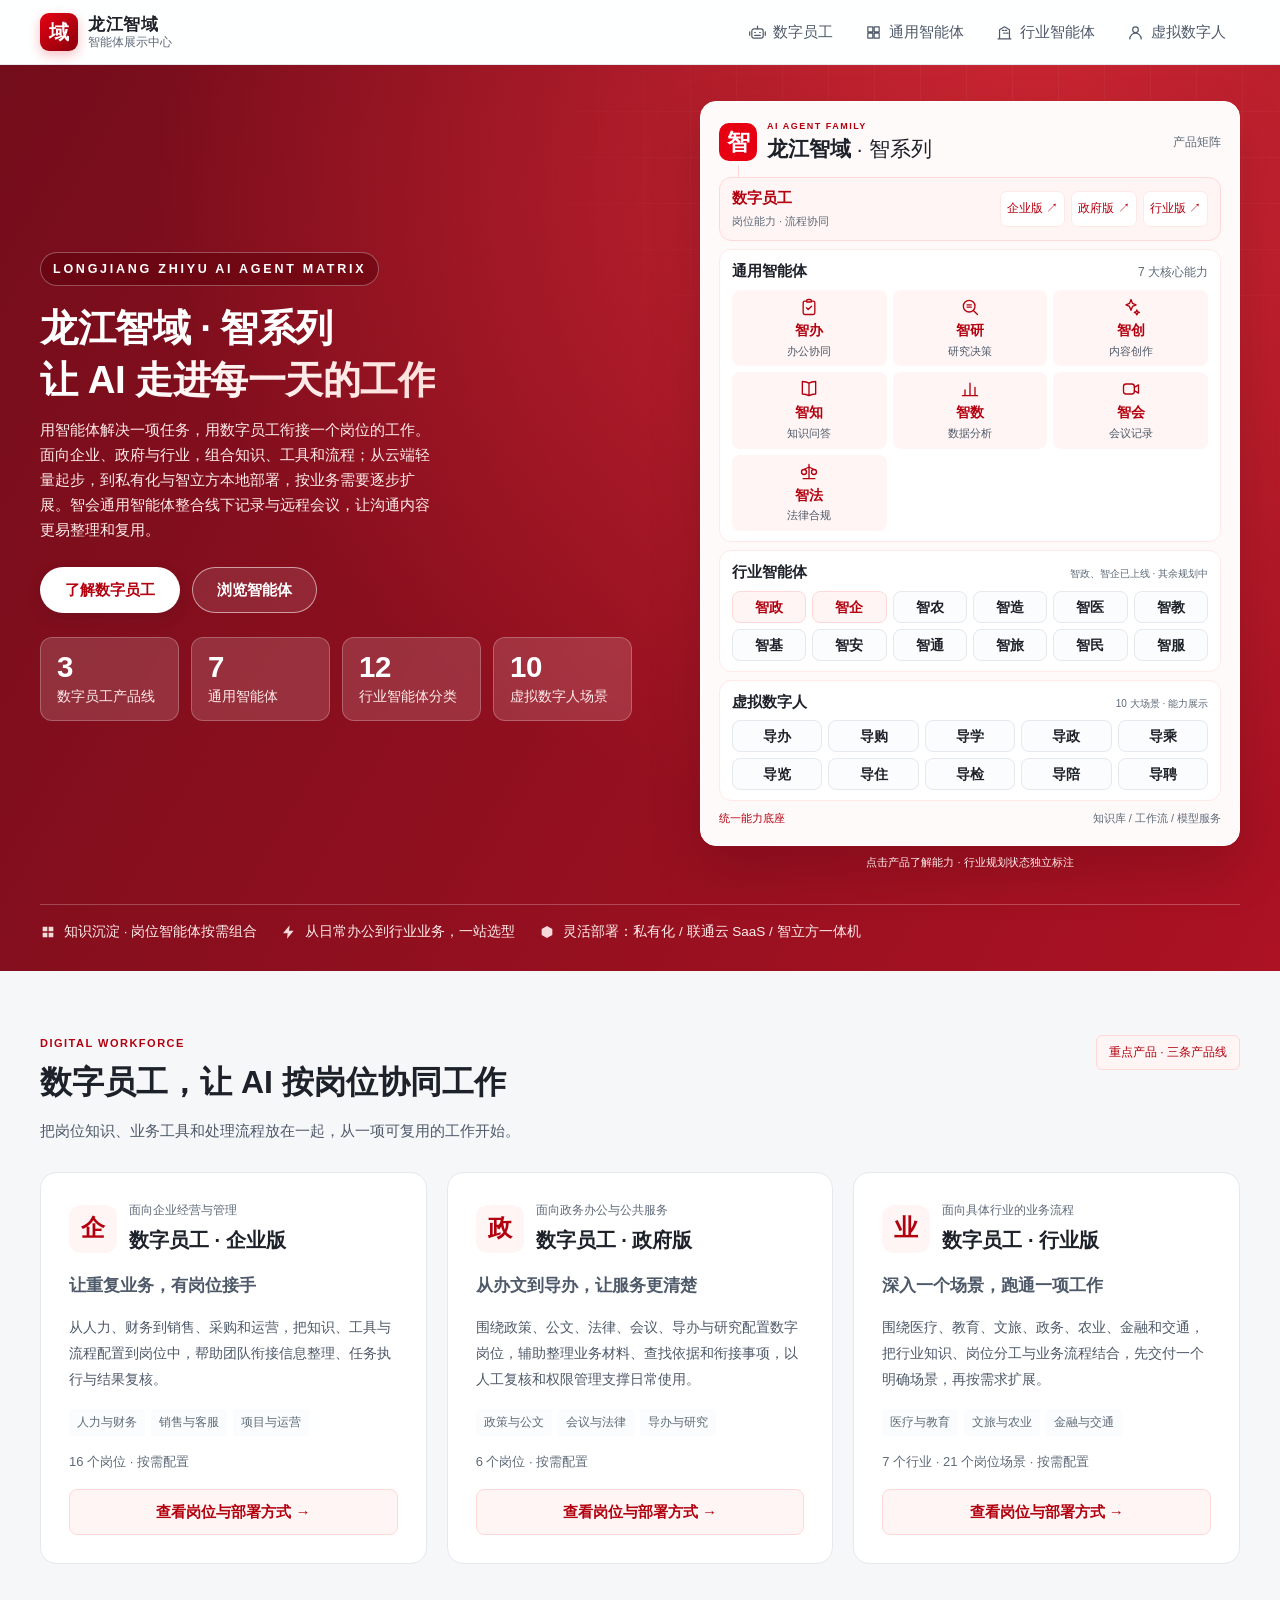
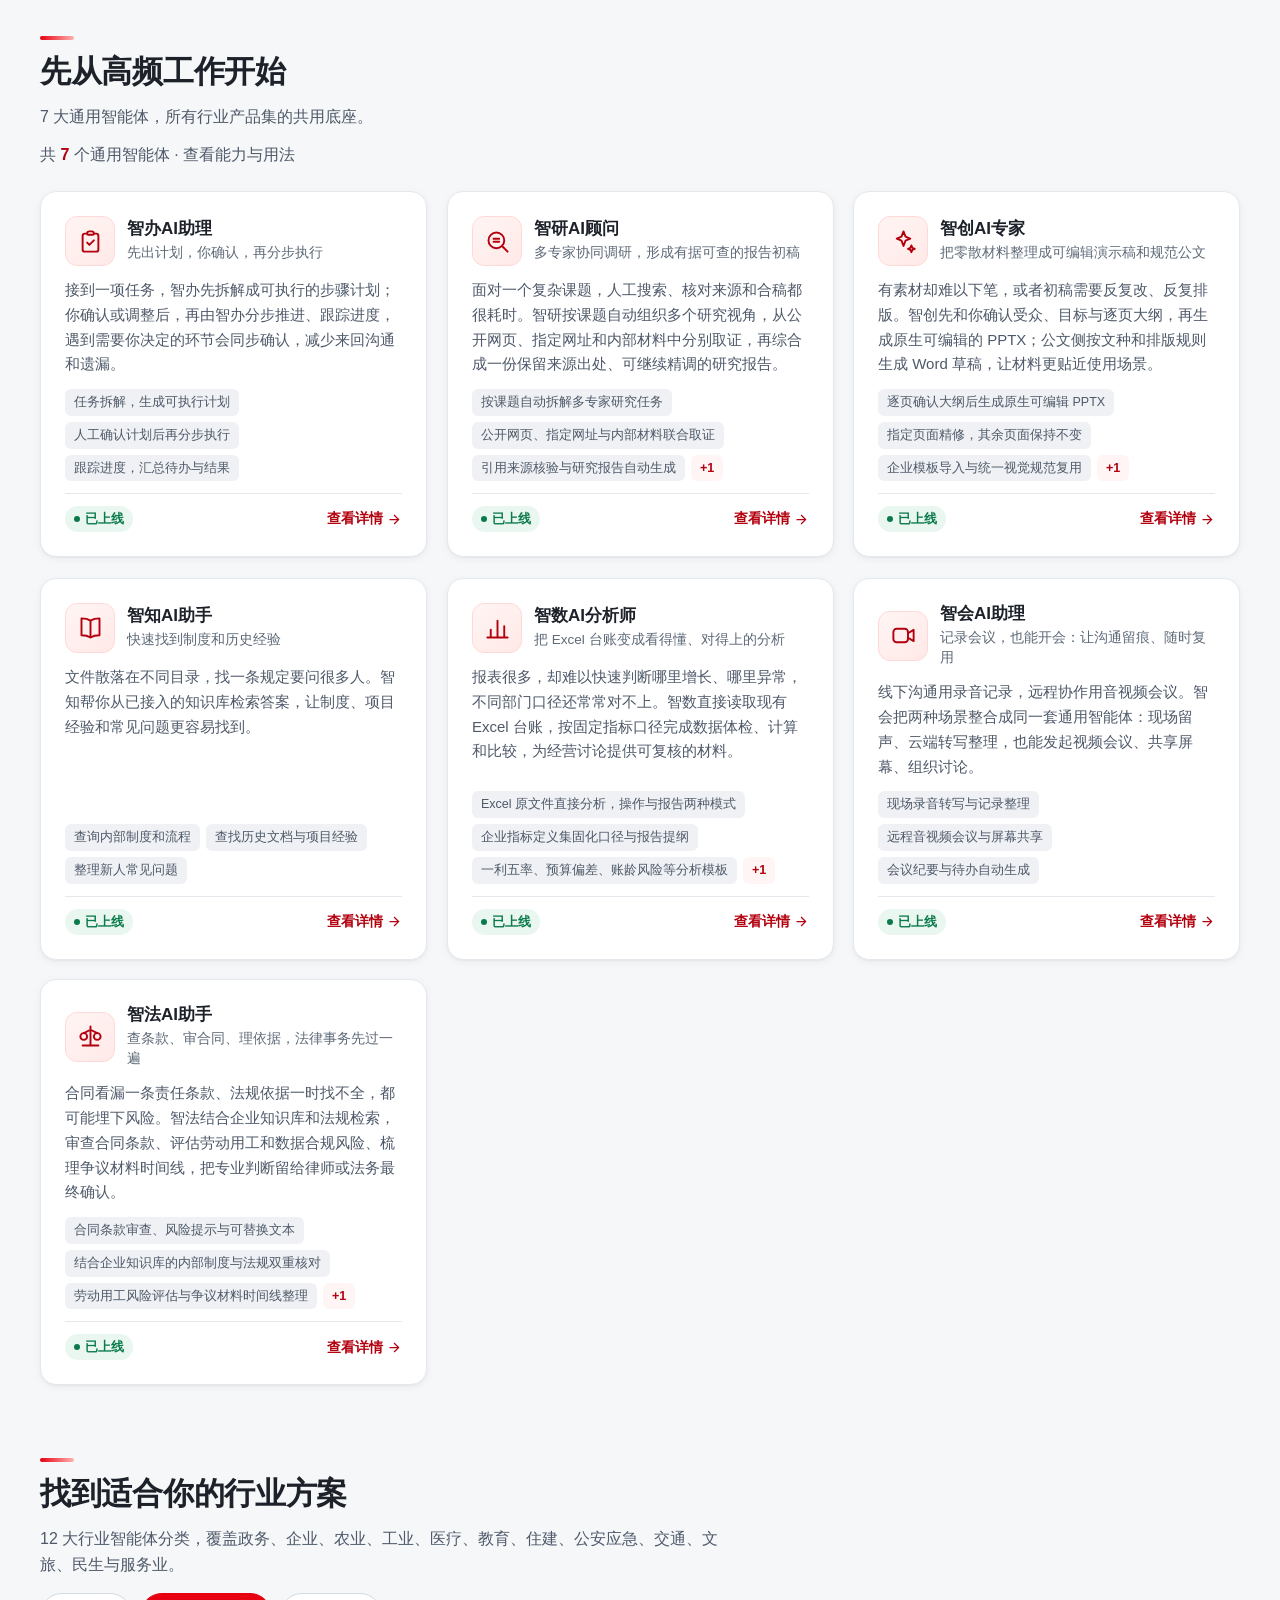
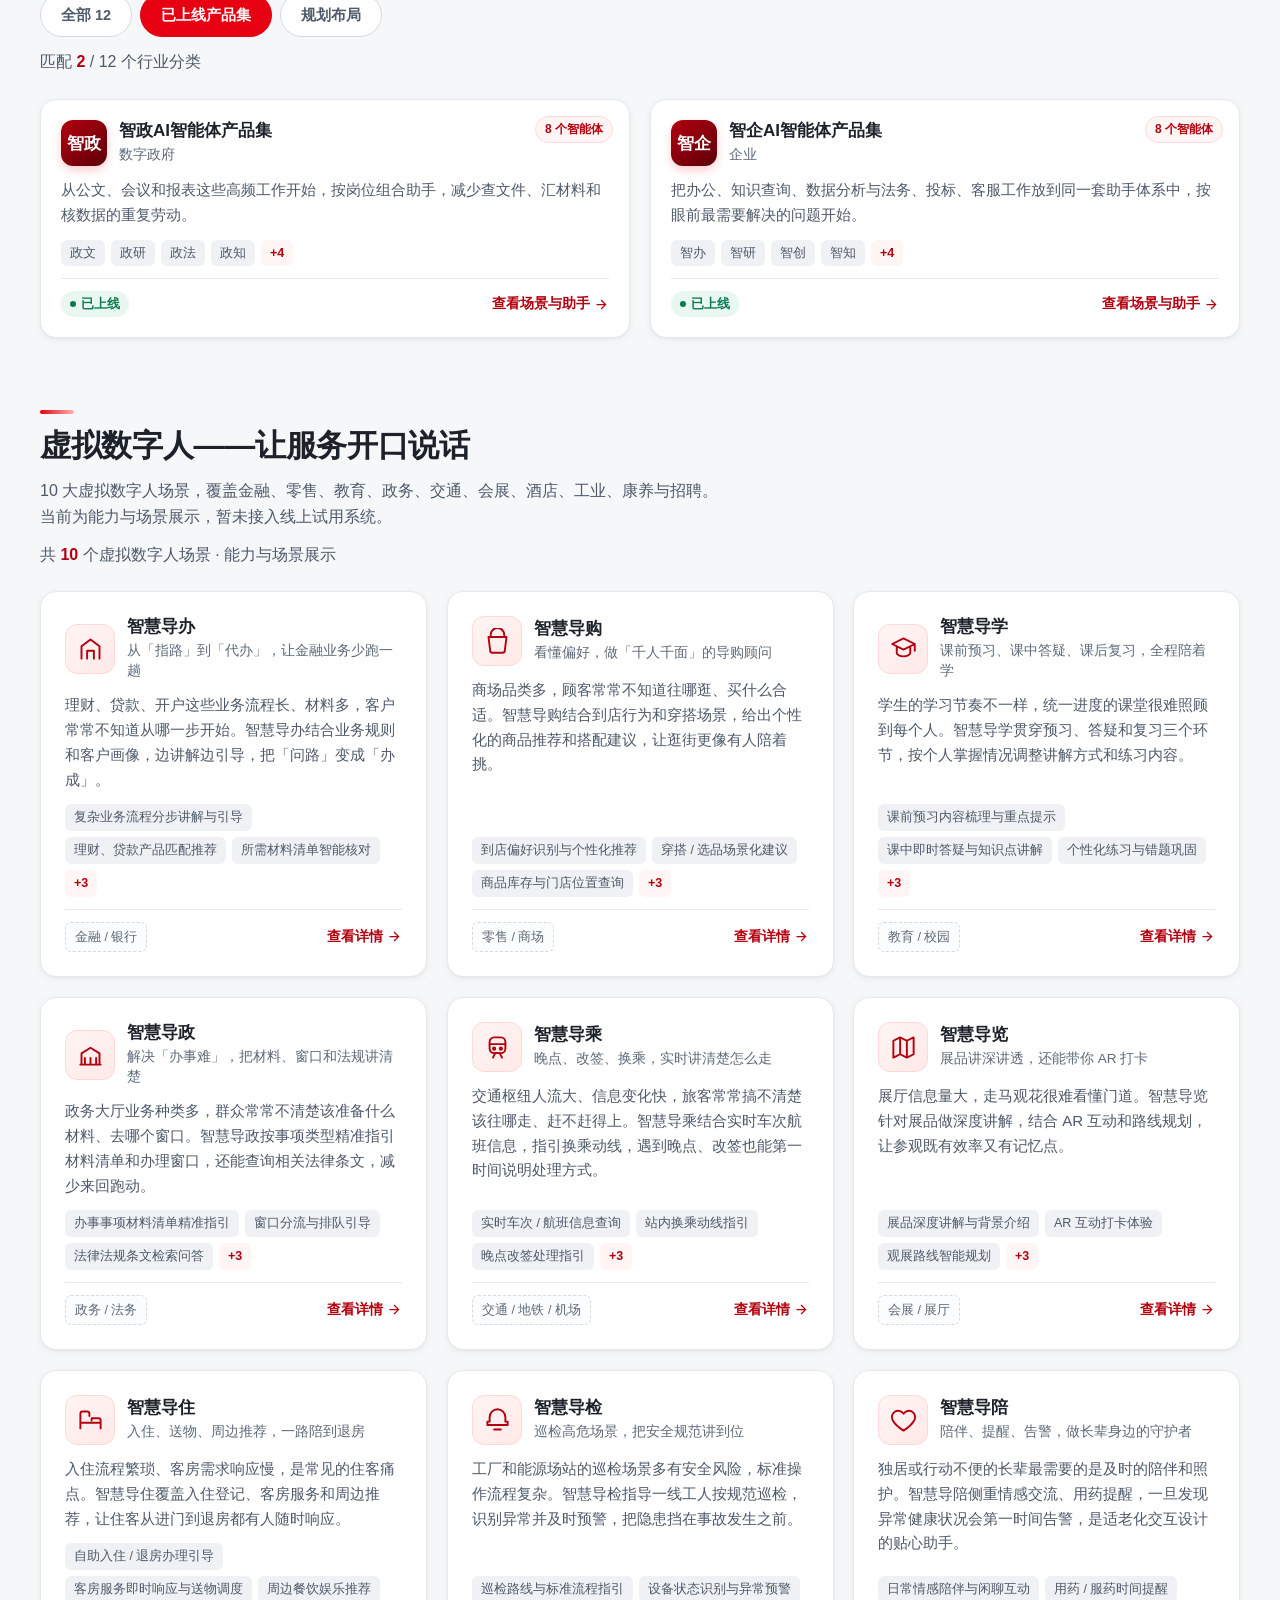
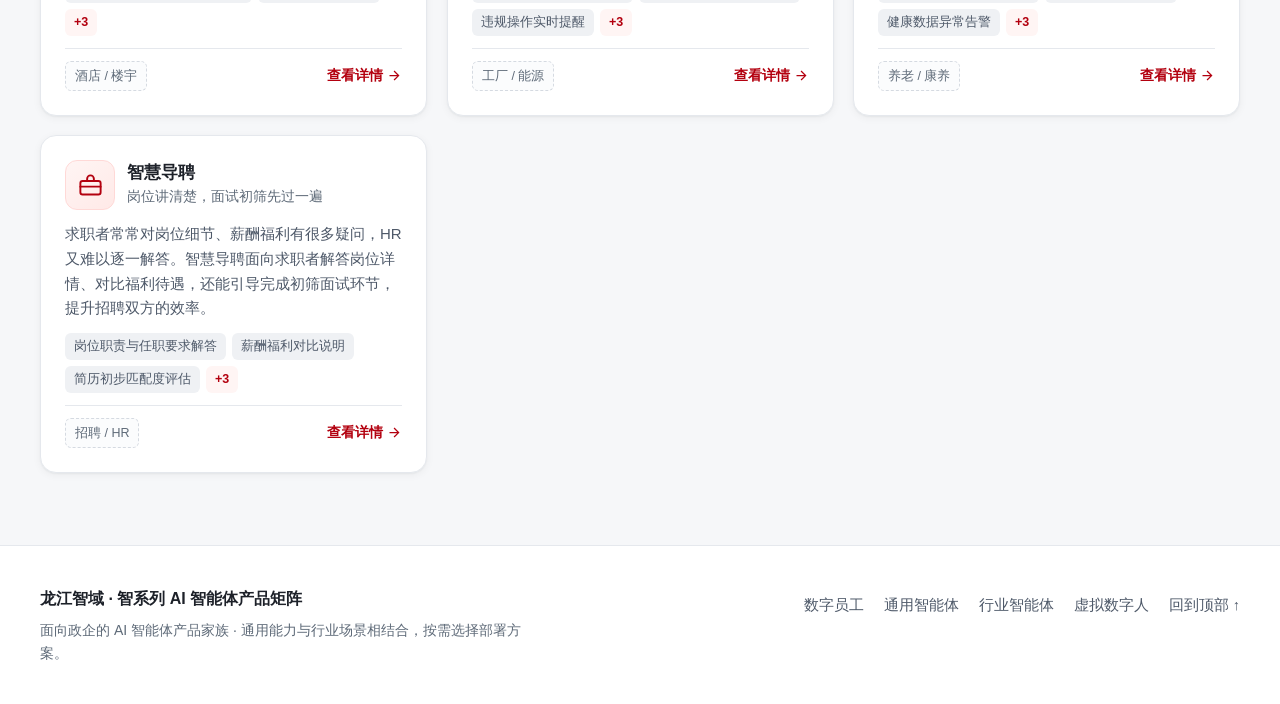
<file: index.html>
<!DOCTYPE html>
<html lang="zh-CN">
<head>
<meta charset="UTF-8" />
<meta name="viewport" content="width=device-width, initial-scale=1" />
<title>龙江智域 · 智能体与数字员工展示中心</title>
<meta name="description" content="龙江智域展示中心：企业、政府、行业三条数字员工产品线，7 大通用智能体与12大行业智能体，按需选择云端或本地部署。" />
<link rel="icon" href="data:image/svg+xml,%3Csvg xmlns='http://www.w3.org/2000/svg' viewBox='0 0 32 32'%3E%3Crect width='32' height='32' rx='7' fill='%23E60012'/%3E%3Ctext x='16' y='23' font-size='19' text-anchor='middle' fill='%23fff' font-family='sans-serif'%3E智%3C/text%3E%3C/svg%3E" />
<link rel="stylesheet" href="assets/styles.css" />
</head>
<body>
<div id="top" aria-hidden="true"></div>

<a class="skip-link" href="#main">跳到主要内容</a>

<!-- ===== 顶部导航 ===== -->
<header class="topbar">
  <div class="wrap topbar-inner">
    <a class="logo" href="#top">
      <span class="logo-mark">域</span>
      <span class="logo-text">
        <b>龙江智域</b>
        <i>智能体展示中心</i>
      </span>
    </a>

    <nav class="nav" id="nav">
      <a href="#employees" class="nav-link"><svg viewBox="0 0 24 24" aria-hidden="true"><rect x="4" y="7" width="16" height="13" rx="3"/><path d="M12 3v4M8 12h1m6 0h1m-8 4h8M1 11v5m22-5v5"/></svg>数字员工</a>
      <a href="#general" class="nav-link">
        <svg viewBox="0 0 24 24" aria-hidden="true"><path d="M4 4h7v7H4zm9 0h7v7h-7zM4 13h7v7H4zm9 0h7v7h-7z"/></svg>通用智能体</a>
      <a href="#industry" class="nav-link">
        <svg viewBox="0 0 24 24" aria-hidden="true"><path d="M3 21h18M5 21V8l7-4 7 4v13M9 9h2m2 0h2m-4 4h2m2 0h2"/></svg>行业智能体</a>
      <a href="#humans" class="nav-link">
        <svg viewBox="0 0 24 24" aria-hidden="true"><circle cx="12" cy="8" r="4"/><path d="M4 21c0-4.4 3.6-8 8-8s8 3.6 8 8"/></svg>虚拟数字人</a>
    </nav>

    <p class="sr-only" id="result-status" role="status" aria-live="polite"></p>
  </div>
</header>

<main id="main">

<!-- ===== Hero ===== -->
<section class="hero">
  <div class="hero-bg" aria-hidden="true"></div>
  <div class="wrap hero-inner">
    <div class="hero-copy">
      <p class="eyebrow">LONGJIANG ZHIYU AI AGENT MATRIX</p>
      <h1>龙江智域 · 智系列<br /><span class="hl">让 AI 走进每一天的工作</span></h1>
      <p class="lede">用智能体解决一项任务，用数字员工衔接一个岗位的工作。面向企业、政府与行业，组合知识、工具和流程；从云端轻量起步，到私有化与智立方本地部署，按业务需要逐步扩展。智会通用智能体整合线下记录与远程会议，让沟通内容更易整理和复用。</p>

      <div class="hero-actions">
        <a class="btn btn-light" href="#employees">了解数字员工</a>
        <a class="btn btn-ghost" href="#general">浏览智能体</a>
      </div>

      <div class="stats" id="stats"></div>
    </div>

    <figure class="hero-visual" aria-label="龙江智域智系列产品矩阵">
      <div id="hero-matrix"></div>
      <figcaption class="hero-legend">点击产品了解能力 · 行业规划状态独立标注</figcaption>
    </figure>

    <ul class="hero-proof">
      <li><svg viewBox="0 0 24 24" aria-hidden="true"><path d="M4 4h7v7H4zm9 0h7v7h-7zM4 13h7v7H4zm9 0h7v7h-7z"/></svg>知识沉淀 · 岗位智能体按需组合</li>
      <li><svg viewBox="0 0 24 24" aria-hidden="true"><path d="M13 2 3 14h7l-1 8 10-12h-7z"/></svg>从日常办公到行业业务，一站选型</li>
      <li><svg viewBox="0 0 24 24" aria-hidden="true"><path d="M12 3l8 4.5v9L12 21l-8-4.5v-9z"/></svg>灵活部署：私有化 / 联通云 SaaS / 智立方一体机</li>
    </ul>
  </div>
</section>

<section class="wrap section employee-feature" id="employees">
  <div class="employee-feature-head"><div><p class="section-kicker">DIGITAL WORKFORCE</p><h2>数字员工，让 AI 按岗位协同工作</h2><p>把岗位知识、业务工具和处理流程放在一起，从一项可复用的工作开始。</p></div><span class="employee-feature-label">重点产品 · 三条产品线</span></div>
  <div class="employee-line-grid" id="employee-lines"></div>
</section>

<!-- ===== 通用智能体 ===== -->
<section class="wrap section" id="general">
  <div class="sec-head">
    <h2>先从高频工作开始</h2>
    <p>7 大通用智能体，所有行业产品集的共用底座。</p>
    <p class="sec-count" id="count-general"></p>
  </div>
  <div class="grid" id="general-grid"></div>
</section>

<!-- ===== 行业智能体 ===== -->
<section class="wrap section" id="industry">
  <div class="sec-head">
    <h2>找到适合你的行业方案</h2>
    <p>12 大行业智能体分类，覆盖政务、企业、农业、工业、医疗、教育、住建、公安应急、交通、文旅、民生与服务业。</p>
    <div class="filters" id="industry-filters">
      <button class="chip" data-filter="all" aria-pressed="false" type="button">全部 12</button>
      <button class="chip is-active" data-filter="online" aria-pressed="true" type="button">已上线产品集</button>
      <button class="chip" data-filter="plan" aria-pressed="false" type="button">规划布局</button>
    </div>
    <p class="sec-count" id="count-industry"></p>
  </div>
  <div class="grid grid-set" id="industry-grid"></div>
</section>

<!-- ===== 虚拟数字人 ===== -->
<section class="wrap section" id="humans">
  <div class="sec-head">
    <h2>虚拟数字人——让服务开口说话</h2>
    <p>10 大虚拟数字人场景，覆盖金融、零售、教育、政务、交通、会展、酒店、工业、康养与招聘。当前为能力与场景展示，暂未接入线上试用系统。</p>
    <p class="sec-count" id="count-humans"></p>
  </div>
  <div class="grid" id="humans-grid"></div>
</section>

<!-- ===== 空结果提示（筛选无结果时出现） ===== -->
<div class="wrap empty" id="empty" hidden>
  <p>当前筛选条件下没有可展示的行业分类。</p>
  <button class="btn btn-red" id="empty-reset" type="button">查看全部行业分类</button>
</div>

</main>

<!-- ===== Footer ===== -->
<footer class="footer">
  <div class="wrap footer-inner">
    <div>
      <b>龙江智域 · 智系列 AI 智能体产品矩阵</b>
      <p>面向政企的 AI 智能体产品家族 · 通用能力与行业场景相结合，按需选择部署方案。</p>
    </div>
    <div class="footer-links">
      <a href="#employees">数字员工</a>
      <a href="#general">通用智能体</a>
      <a href="#industry">行业智能体</a>
      <a href="#humans">虚拟数字人</a>
      <a href="#top">回到顶部 ↑</a>
    </div>
  </div>
</footer>

<script src="assets/data.js"></script>
<script src="assets/employees-data.js"></script>
<script src="assets/humans-data.js"></script>
<script src="assets/app.js"></script>
</body>
</html>
</file>
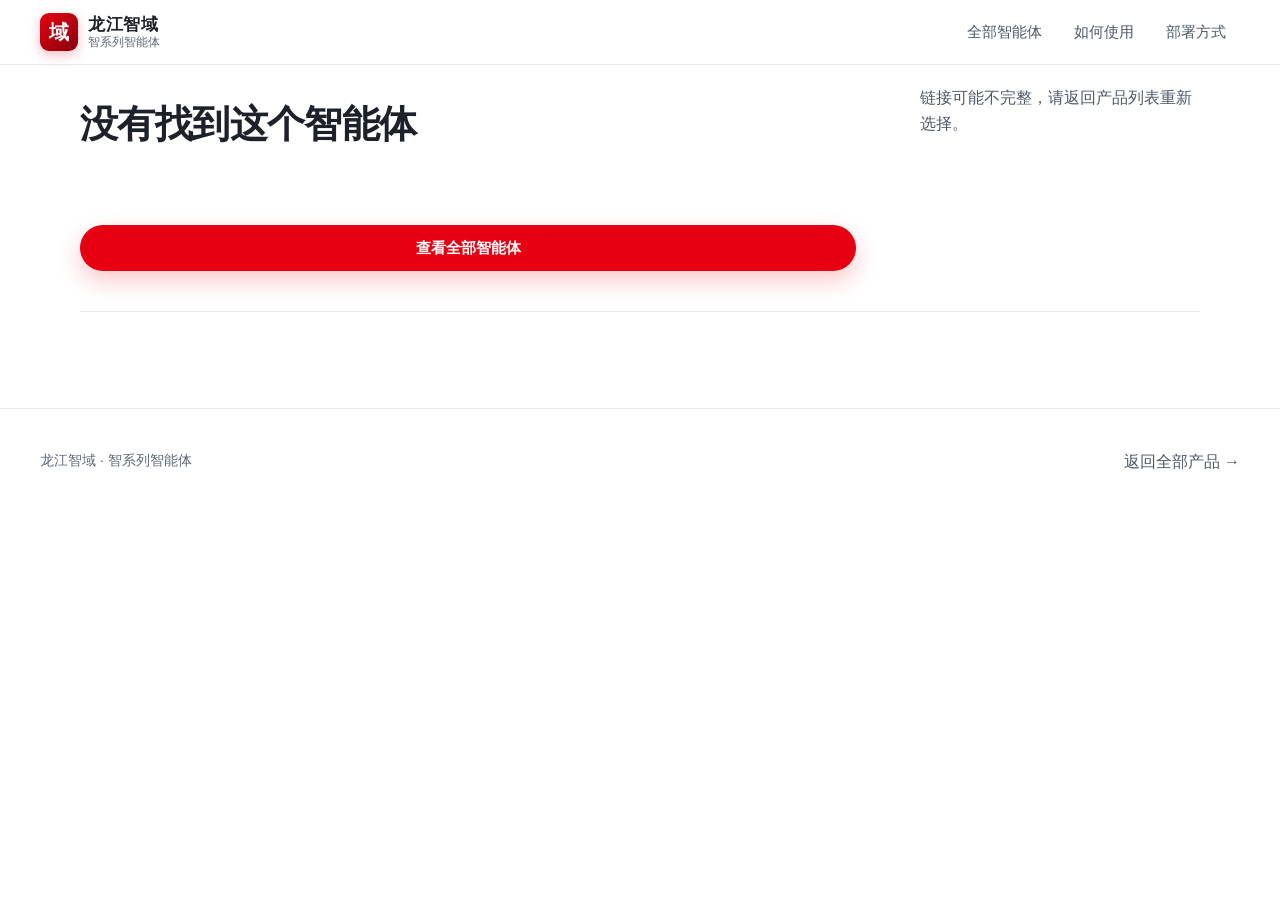
<file: detail.html>
<!DOCTYPE html>
<html lang="zh-CN">
<head>
<meta charset="UTF-8"><meta name="viewport" content="width=device-width, initial-scale=1">
<title>智能体详情 · 龙江智域</title>
<meta name="description" content="了解龙江智域智能体能解决的问题、使用方式，以及云端、私有化和智立方三种部署方案。">
<link rel="stylesheet" href="assets/styles.css"><link rel="stylesheet" href="assets/detail.css">
</head>
<body class="detail-page">
<a class="skip-link" href="#detail-main">跳到主要内容</a>
<header class="topbar"><div class="wrap topbar-inner">
<a class="logo" href="index.html"><span class="logo-mark">域</span><span class="logo-text"><b>龙江智域</b><i>智系列智能体</i></span></a>
<nav class="nav" aria-label="详情导航"><a class="nav-link" href="index.html#general">全部智能体</a><a class="nav-link" href="#usage">如何使用</a><a class="nav-link" href="#deployment">部署方式</a></nav>
</div></header>
<main id="detail-main" class="wrap detail-main"></main>
<noscript><p class="wrap">请启用 JavaScript 查看产品详情。<a href="index.html">返回产品首页</a></p></noscript>
<footer class="footer"><div class="wrap footer-inner"><p>龙江智域 · 智系列智能体</p><a href="index.html">返回全部产品 →</a></div></footer>
<script src="assets/data.js"></script><script src="assets/sales-data.js"></script><script src="assets/detail.js"></script>
</body>
</html>
</file>
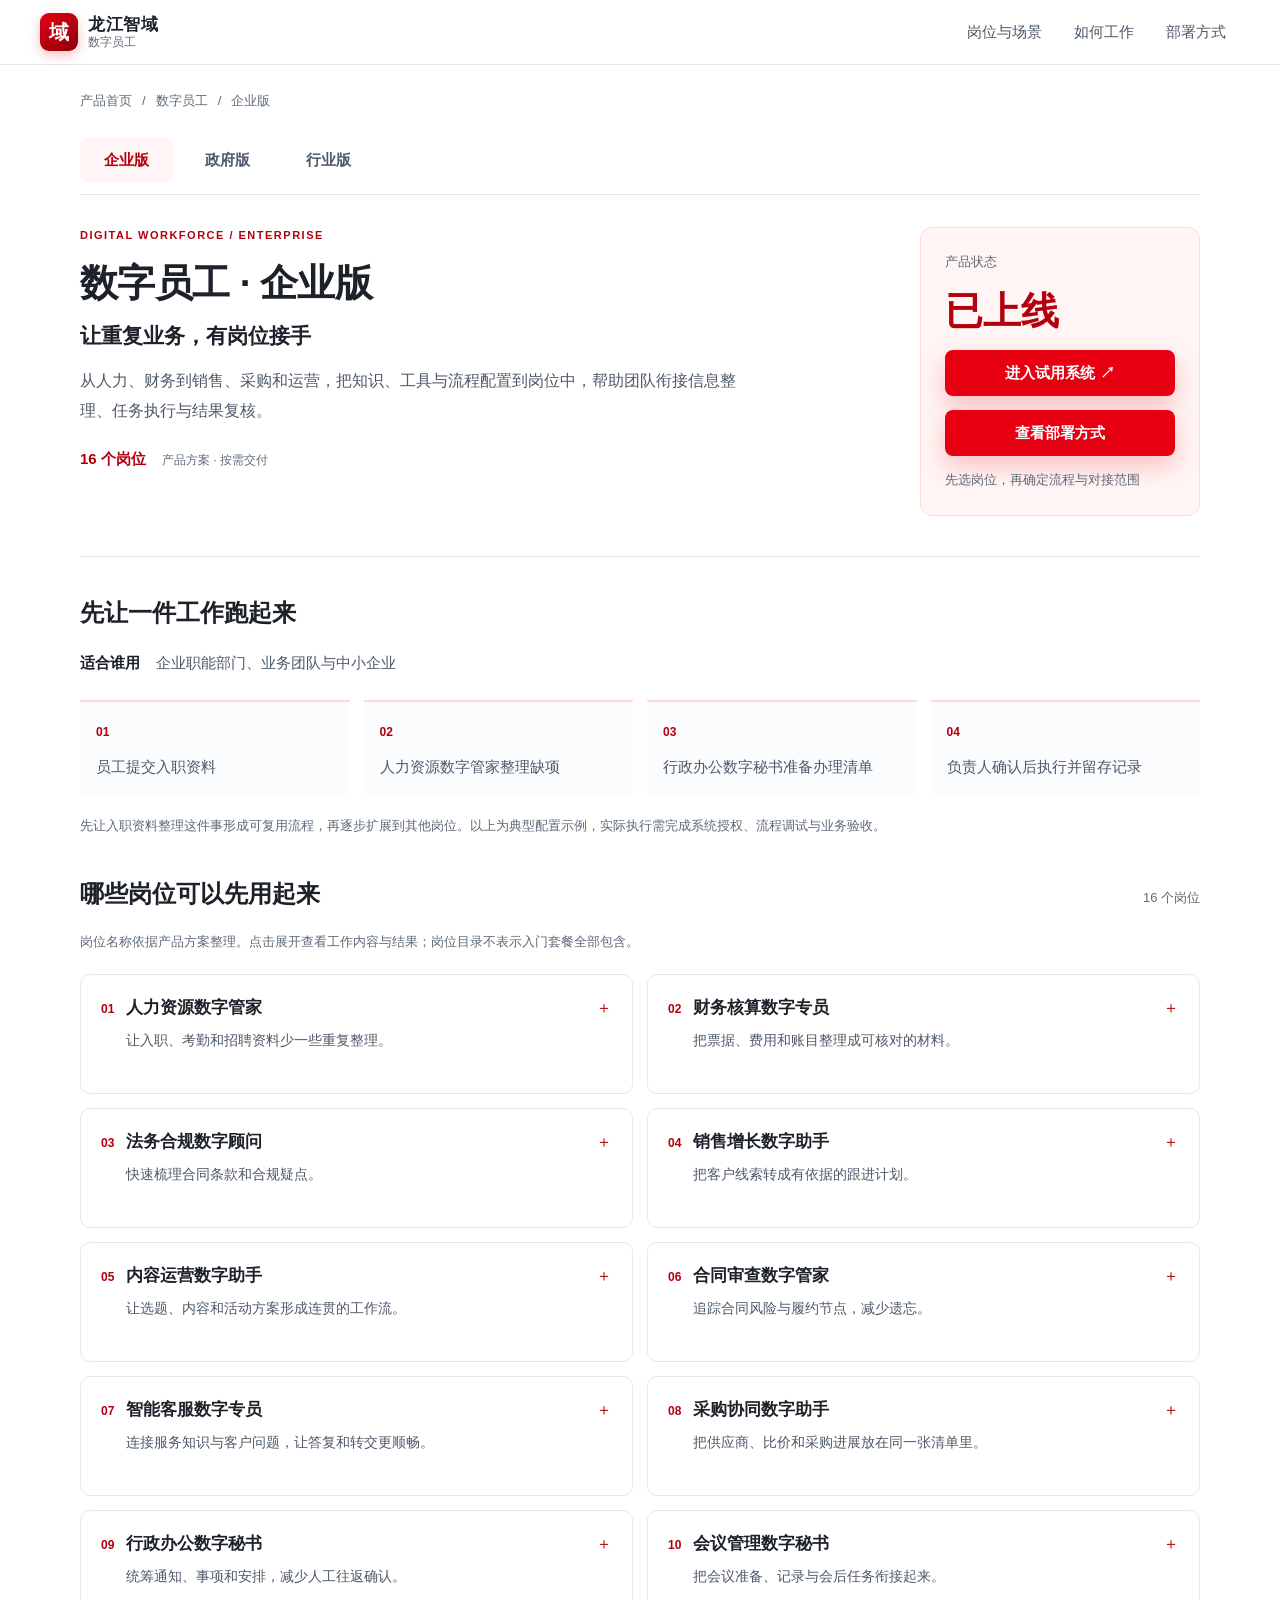
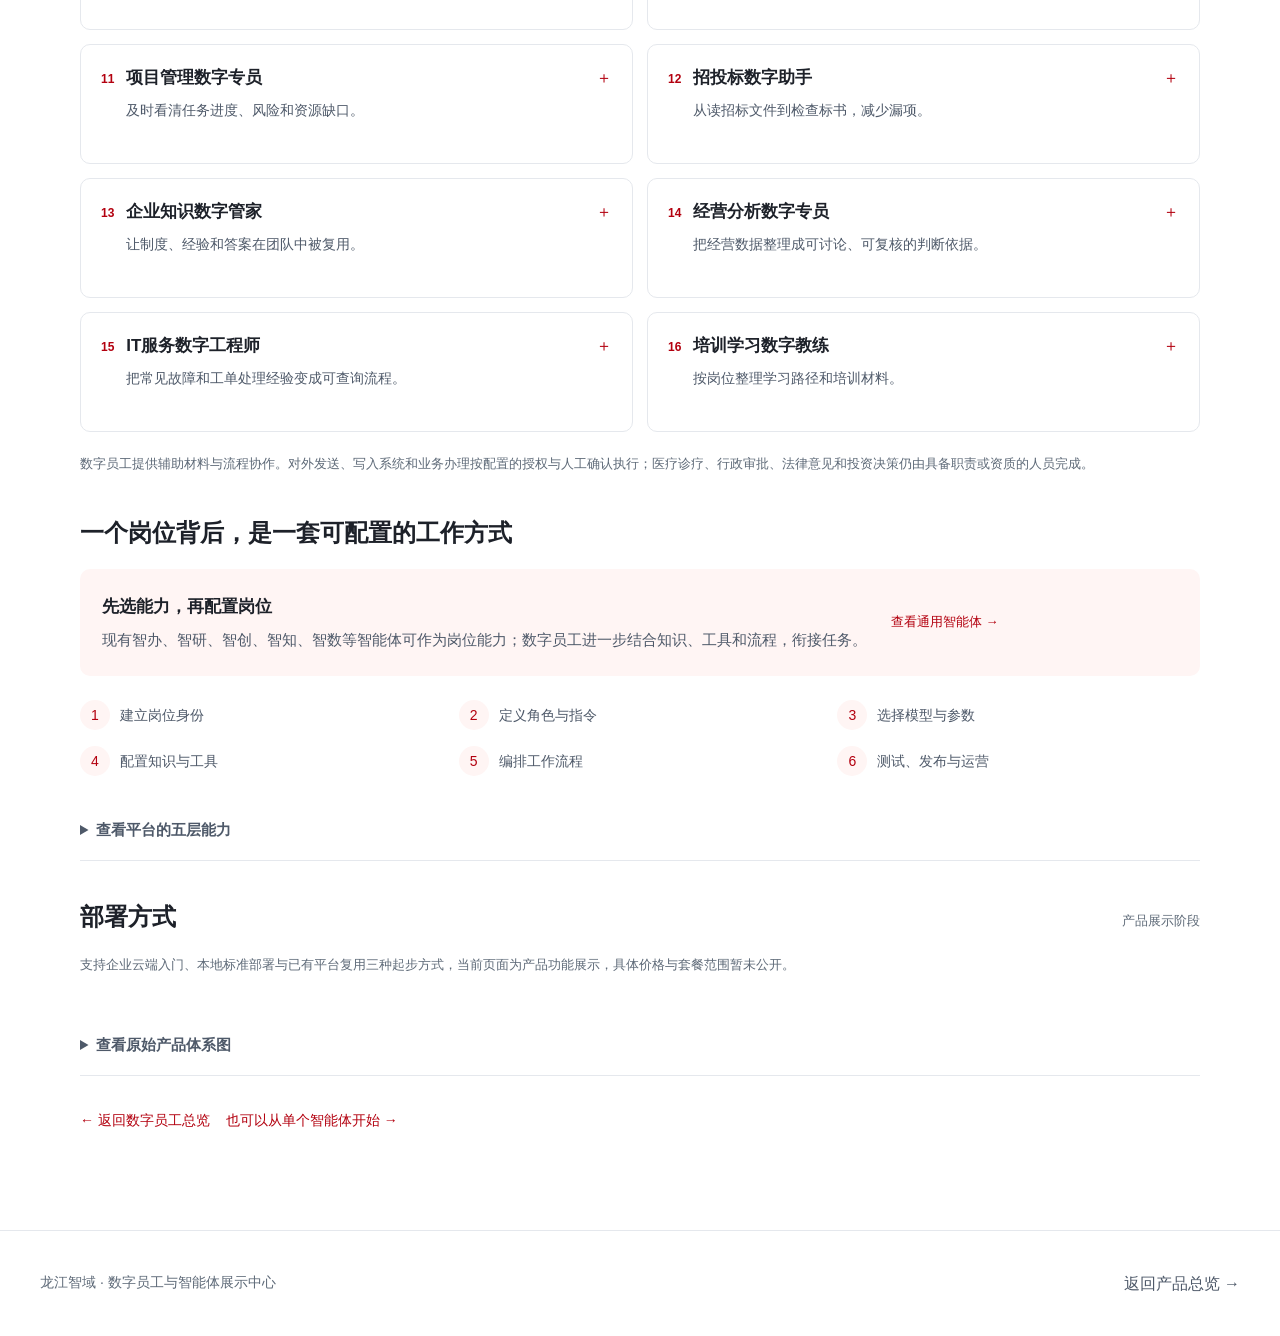
<file: employees.html>
<!DOCTYPE html>
<html lang="zh-CN">
<head><meta charset="UTF-8"><meta name="viewport" content="width=device-width,initial-scale=1"><title>数字员工 · 龙江智域</title><meta name="description" content="数字员工企业版、政府版、行业版：按岗位组合知识、工具与流程，查看岗位场景与部署方式。"><link rel="stylesheet" href="assets/styles.css"><link rel="stylesheet" href="assets/detail.css"><link rel="stylesheet" href="assets/employees.css"></head>
<body class="detail-page">
<a class="skip-link" href="#employee-main">跳到主要内容</a>
<header class="topbar"><div class="wrap topbar-inner"><a class="logo" href="index.html#employees"><span class="logo-mark">域</span><span class="logo-text"><b>龙江智域</b><i>数字员工</i></span></a><nav class="nav" aria-label="数字员工导航"><a class="nav-link" href="#roles">岗位与场景</a><a class="nav-link" href="#platform">如何工作</a><a class="nav-link" href="#deployment">部署方式</a></nav></div></header>
<main class="wrap detail-main" id="employee-main"></main>
<noscript><p class="wrap">请启用 JavaScript 查看数字员工产品信息。<a href="index.html">返回产品首页</a></p></noscript>
<footer class="footer"><div class="wrap footer-inner"><p>龙江智域 · 数字员工与智能体展示中心</p><a href="index.html#employees">返回产品总览 →</a></div></footer>
<script src="assets/data.js"></script><script src="assets/employees-data.js"></script><script src="assets/employees.js"></script>
</body></html>
</file>
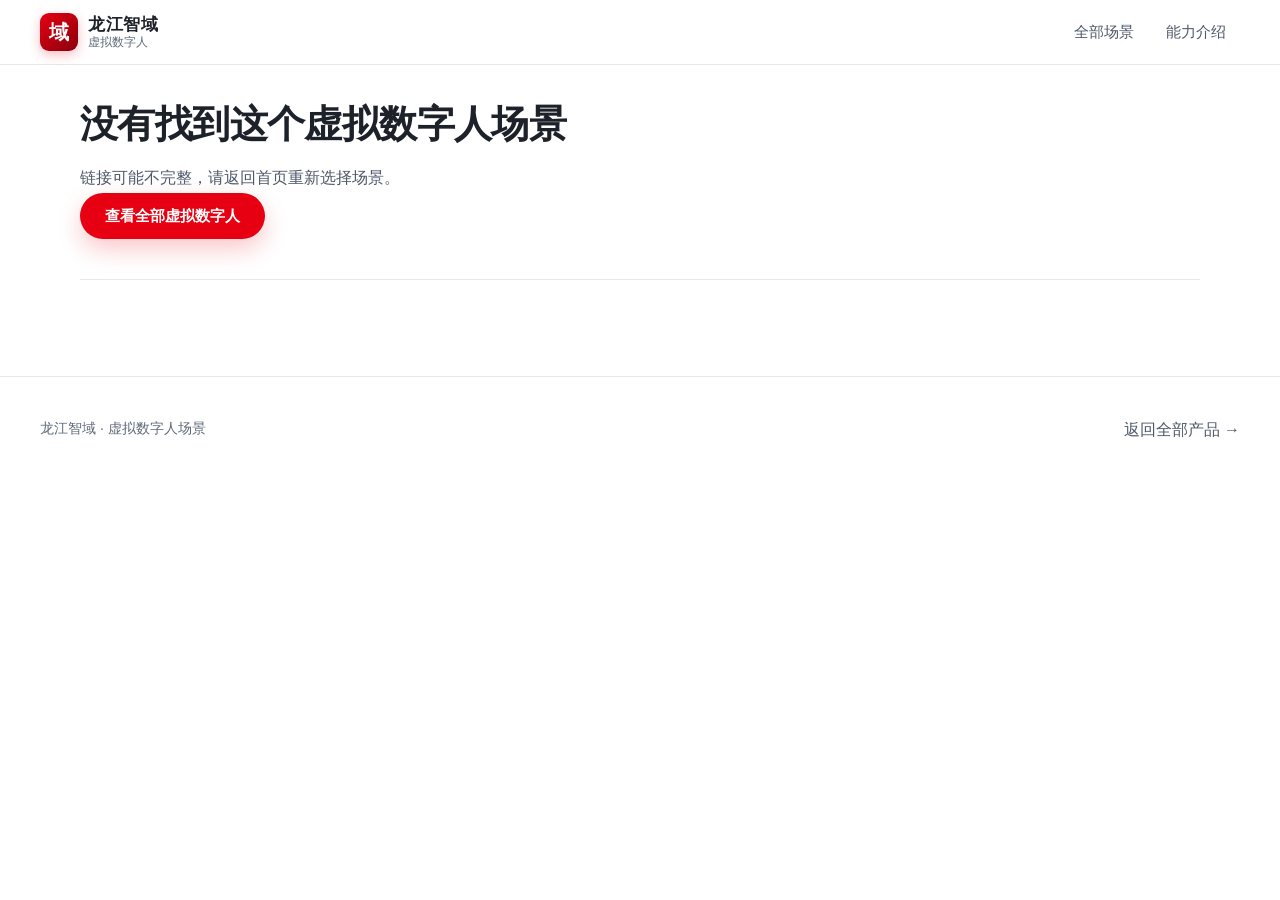
<file: humans.html>
<!DOCTYPE html>
<html lang="zh-CN">
<head>
<meta charset="UTF-8"><meta name="viewport" content="width=device-width, initial-scale=1">
<title>虚拟数字人场景 · 龙江智域</title>
<meta name="description" content="龙江智域虚拟数字人：金融、零售、教育、政务、交通、会展、酒店、工业、康养、招聘十大行业场景的能力与使用场景介绍。">
<link rel="stylesheet" href="assets/styles.css"><link rel="stylesheet" href="assets/detail.css">
</head>
<body class="detail-page">
<a class="skip-link" href="#human-main">跳到主要内容</a>
<header class="topbar"><div class="wrap topbar-inner">
<a class="logo" href="index.html"><span class="logo-mark">域</span><span class="logo-text"><b>龙江智域</b><i>虚拟数字人</i></span></a>
<nav class="nav" aria-label="虚拟数字人导航"><a class="nav-link" href="index.html#humans">全部场景</a><a class="nav-link" href="#usage">能力介绍</a></nav>
</div></header>
<main id="human-main" class="wrap detail-main"></main>
<noscript><p class="wrap">请启用 JavaScript 查看虚拟数字人场景介绍。<a href="index.html">返回产品首页</a></p></noscript>
<footer class="footer"><div class="wrap footer-inner"><p>龙江智域 · 虚拟数字人场景</p><a href="index.html">返回全部产品 →</a></div></footer>
<script src="assets/data.js"></script><script src="assets/humans-data.js"></script><script src="assets/humans.js"></script>
</body>
</html>
</file>
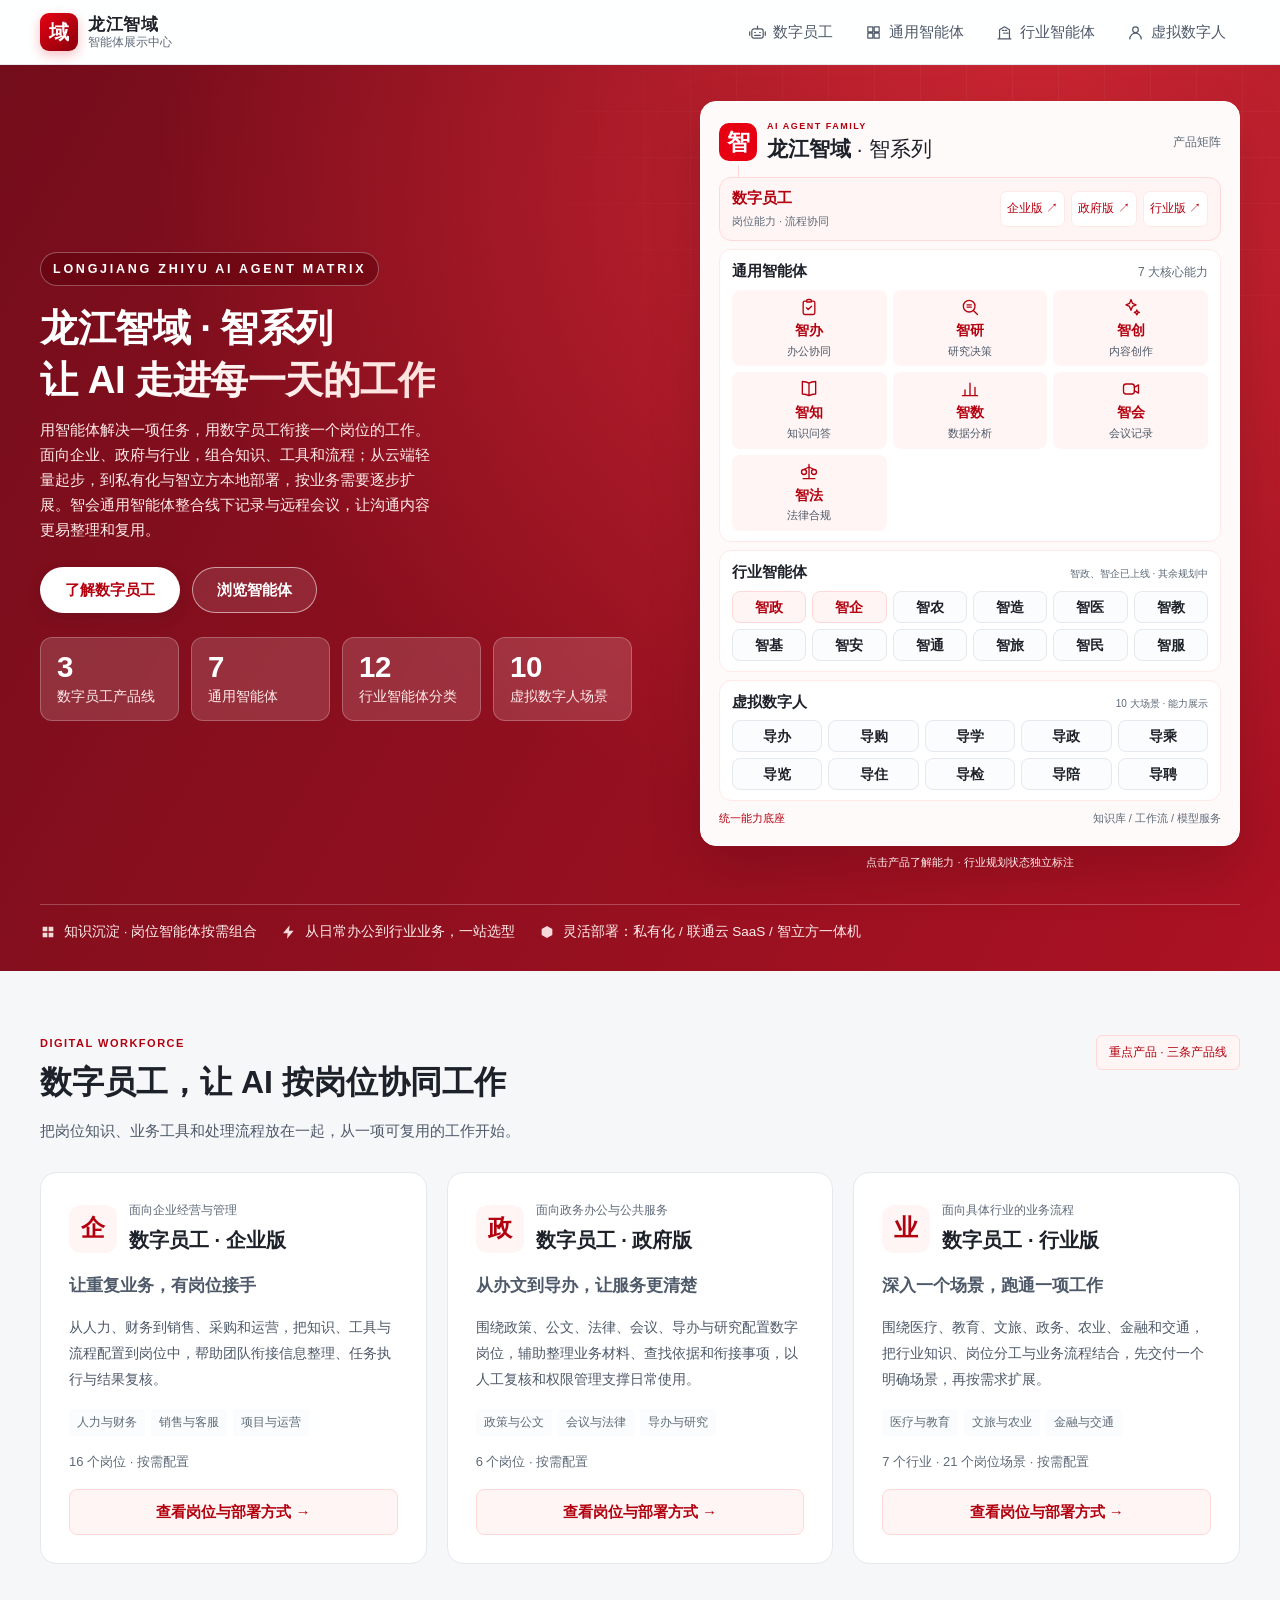
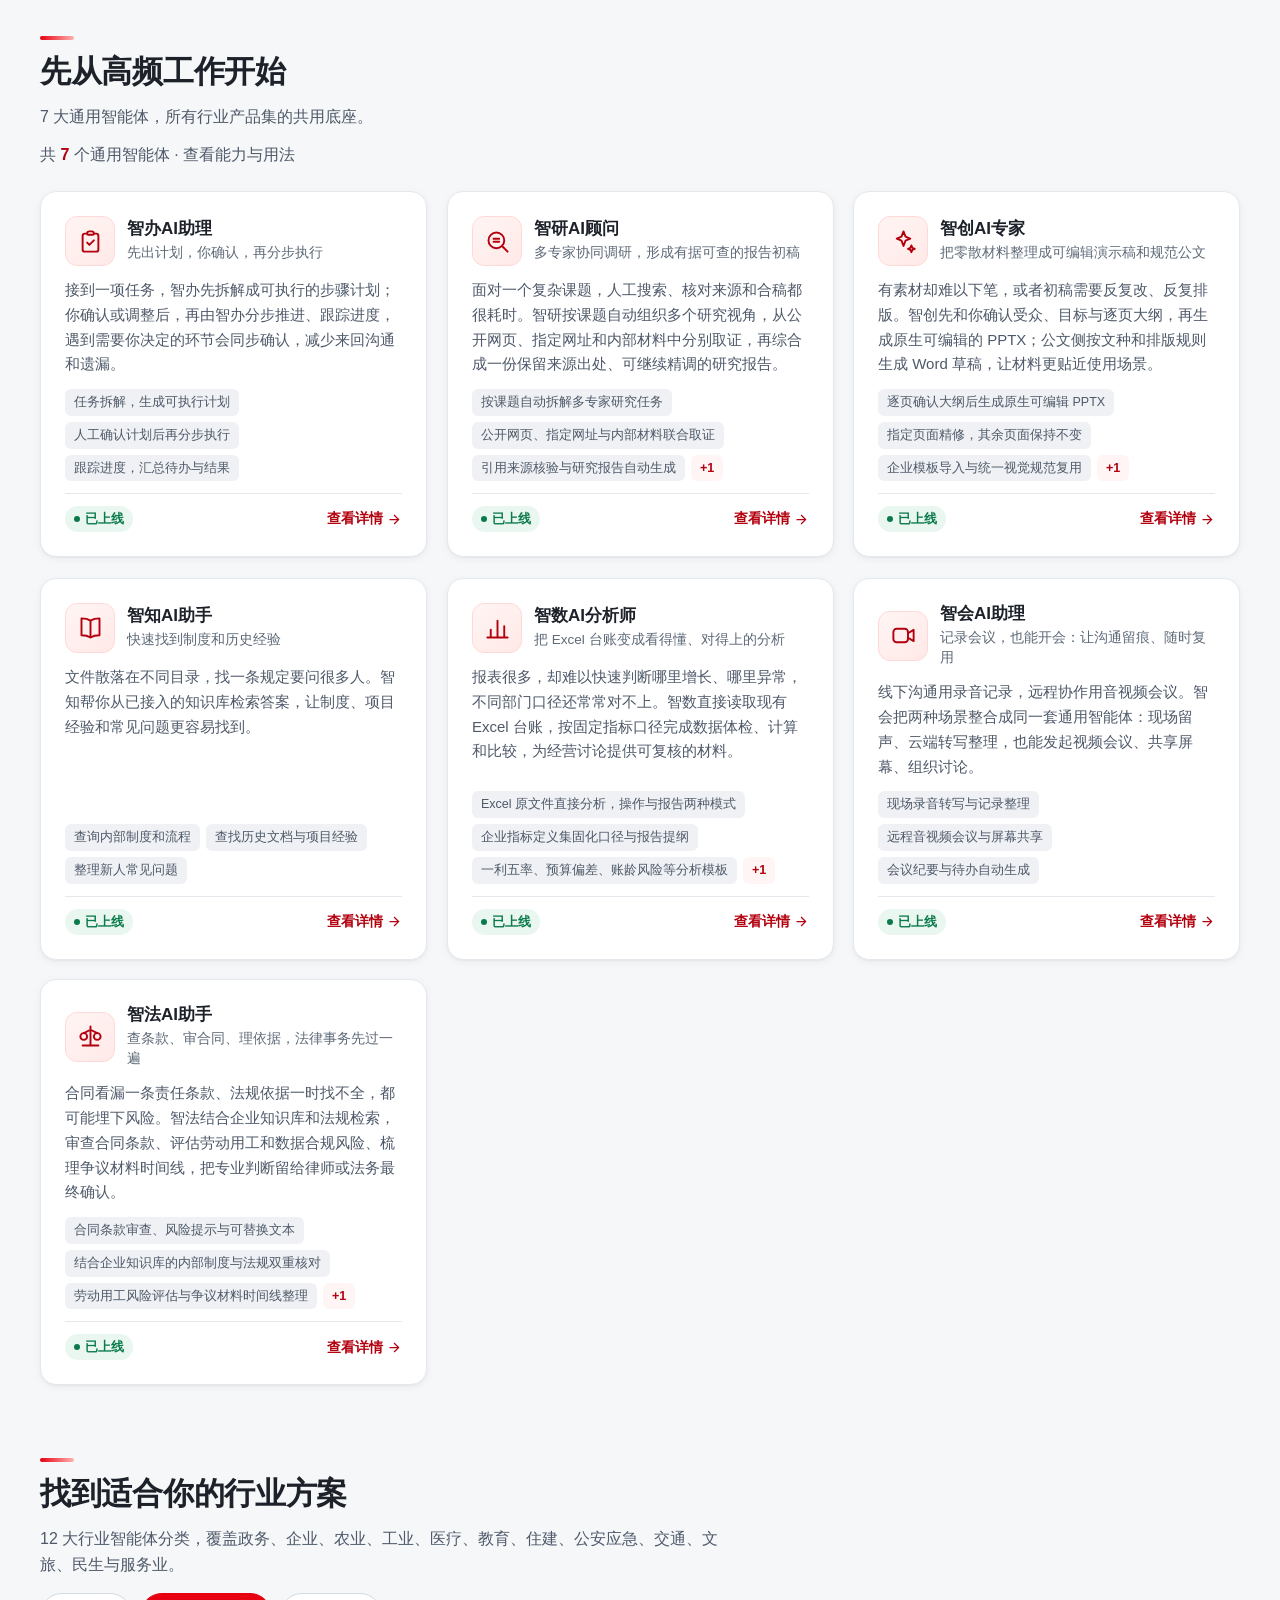
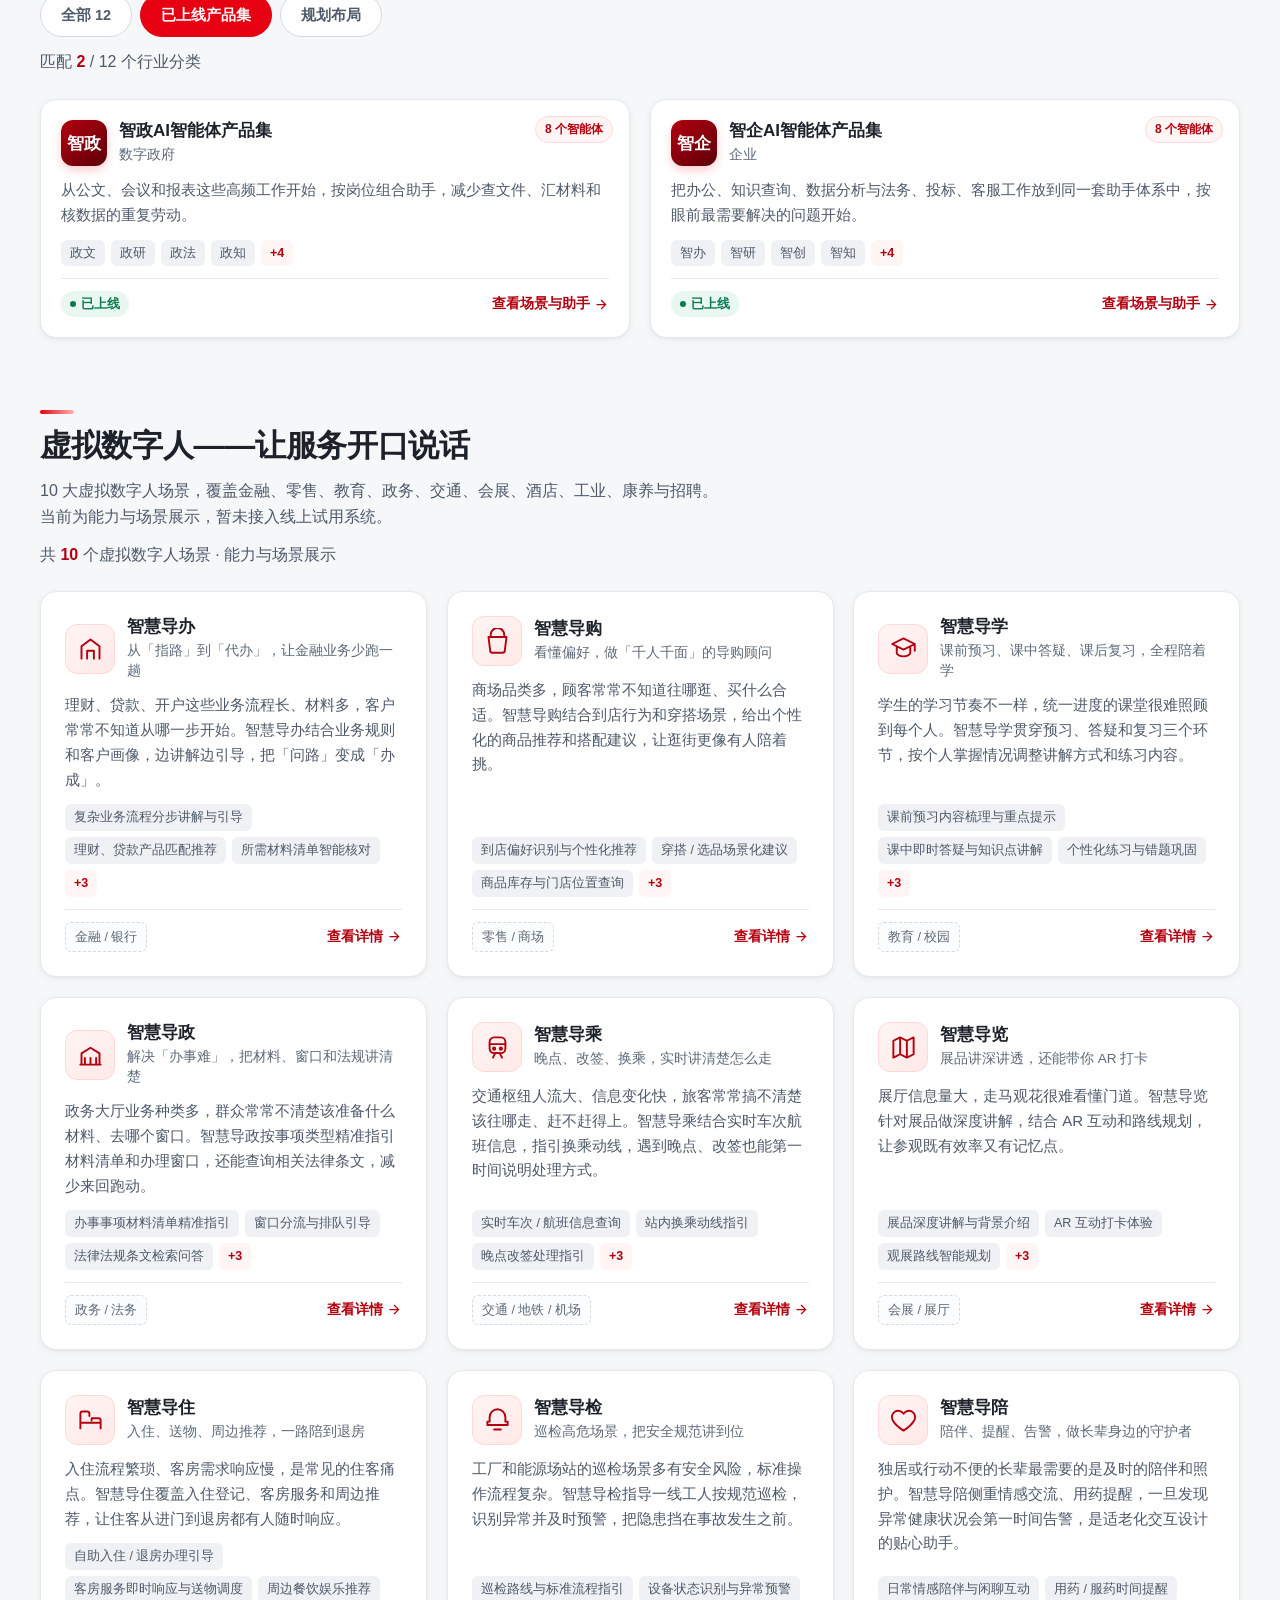
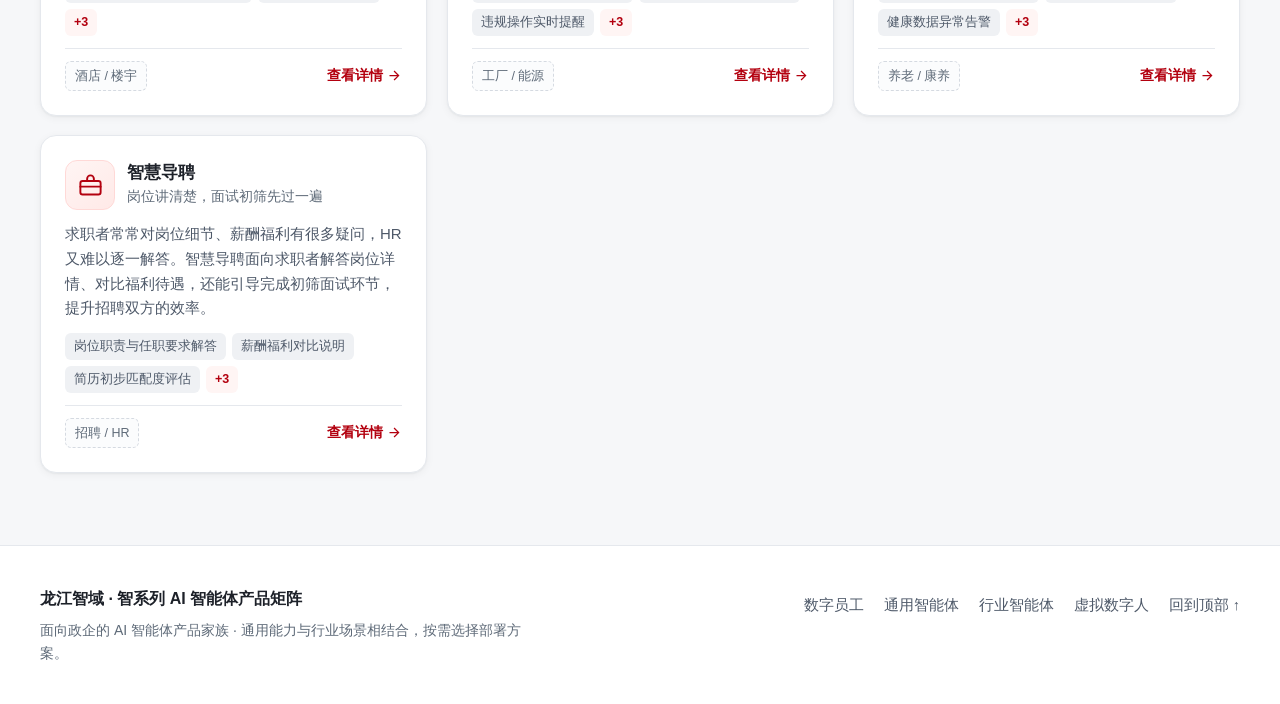
<file: sales.html>
<!DOCTYPE html>
<html lang="zh-CN">
<head>
<meta charset="UTF-8"><meta name="viewport" content="width=device-width, initial-scale=1">
<title>客户经理工具包 · 龙江智域</title>
<meta name="description" content="面向客户经理的销售一页通、客户画像与访谈问题、Demo 脚本、异议处理与竞品对比、私有化项目报价参考。内部使用，不作为对外报价。">
<link rel="stylesheet" href="assets/styles.css"><link rel="stylesheet" href="assets/detail.css">
</head>
<body class="detail-page sales-page">
<a class="skip-link" href="#sales-main">跳到主要内容</a>
<header class="topbar"><div class="wrap topbar-inner">
<a class="logo" href="index.html"><span class="logo-mark">域</span><span class="logo-text"><b>龙江智域</b><i>客户经理工具包</i></span></a>
<nav class="nav" aria-label="工具包导航"><a class="nav-link" href="index.html#general">全部智能体</a></nav>
</div></header>
<main id="sales-main" class="wrap detail-main"></main>
<noscript><p class="wrap">请启用 JavaScript 查看客户经理工具包。<a href="index.html">返回产品首页</a></p></noscript>
<footer class="footer"><div class="wrap footer-inner"><p>龙江智域 · 客户经理工具包（内部使用，不作为对外报价）</p><a href="index.html">返回全部产品 →</a></div></footer>
<script src="assets/data.js"></script><script src="assets/sales-data.js"></script><script src="assets/sales.js"></script>
</body>
</html>
</file>
<file: assets/styles.css>
/* ==========================================================================
   智展 · 智能体展示中心 —— 样式表（Design Token 三层结构）
   品牌锚点：中国联通色系（中国红 #E60012 / 深红 #B3000F / 暗红 #8A000C）

   L1 primitive  原始色阶 / 间距 / 圆角 / 阴影 / 动效
   L2 semantic   语义层（surface / text / border / ring / state）
   L3 component  组件层（card / chip / modal / btn …）

   无障碍基线（WCAG 2.2 AA，部分对齐 AAA 焦点指标）：
   · 正文对比度 ≥ 4.5:1（已用相对亮度公式逐项校验，见各 token 注释）
   · :focus-visible 焦点环 3px + offset 2px，状态对比 ≥ 3:1
   · 主要点击目标 ≥ 44×44px，图标按钮 ≥ 40×40px
   · prefers-reduced-motion 下关闭全部位移/缩放动效
   ========================================================================== */

/* ---------- L1 primitive：品牌色阶（联通红） ---------- */
:root {
  --brand-50:  #fff5f4;
  --brand-100: #ffe9e7;
  --brand-200: #ffd9d7;   /* 描边 */
  --brand-300: #ffb3b0;
  --brand-500: #f5232f;
  --brand-600: #e60012;   /* ★ 联通红（主色，品牌锚点） */
  --brand-700: #b3000f;   /* 深红：浅底上的红字（6.53:1 on brand-50） */
  --brand-800: #8a000c;   /* 暗红：hero 渐变起点 */
  --brand-900: #5c0008;

  /* ---------- L1 primitive：中性色阶 ---------- */
  --n-0:   #ffffff;
  --n-25:  #fbfcfd;
  --n-50:  #f6f7f9;
  --n-100: #eff1f4;
  --n-200: #e5e8ed;   /* 分割线 */
  --n-300: #d5dae1;
  --n-500: #8b96a4;
  --n-600: #6b7785;
  --n-700: #5e6a78;   /* 次要文字：on #fff 5.51:1 / on --n-50 5.14:1 */
  --n-800: #4e5969;   /* 正文灰：7.10:1 */
  --n-900: #1d2129;   /* 墨黑标题：16.13:1 */

  /* ---------- L1 primitive：状态色 ---------- */
  --ok-600:    #0b7a4b;  /* 已上线文字 on --ok-50 = 5.6:1 */
  --ok-50:     #e9f7f0;
  --warn-600:  #8a5a00;  /* 试点/规划文字，浅底上 ≥ 5.4:1 */
  --warn-50:   #fdf4e6;

  /* ---------- L1 primitive：间距（4px 基准） ---------- */
  --s-1: 4px;  --s-2: 8px;  --s-3: 12px; --s-4: 16px;
  --s-5: 20px; --s-6: 24px; --s-8: 32px; --s-10: 40px;
  --s-12: 48px; --s-16: 64px; --s-20: 80px;

  /* ---------- L1 primitive：圆角 / 阴影 / 动效 ---------- */
  --r-xs: 6px; --r-sm: 9px; --r-md: 12px; --r-lg: 16px; --r-xl: 22px; --r-full: 999px;
  --shadow-1: 0 1px 2px rgba(29,33,41,.05), 0 2px 8px rgba(29,33,41,.05);
  --shadow-2: 0 6px 18px rgba(29,33,41,.08), 0 2px 6px rgba(29,33,41,.05);
  --shadow-3: 0 18px 44px rgba(29,33,41,.14), 0 4px 12px rgba(29,33,41,.07);
  --shadow-brand: 0 10px 24px rgba(230,0,18,.22);

  --t-fast: 140ms;   /* 退出 / 微反馈 */
  --t-base: 220ms;   /* 常规过渡 */
  --t-slow: 380ms;   /* 入场（网格 stagger） */
  --ease: cubic-bezier(.2,.7,.3,1);
  --ease-pop: cubic-bezier(.34,1.36,.64,1);

  /* ---------- L2 semantic ---------- */
  --page-bg: var(--n-50);
  --surface: var(--n-0);
  --surface-2: var(--n-25);
  --surface-brand: var(--brand-50);
  --text-1: var(--n-900);
  --text-2: var(--n-800);
  --text-3: var(--n-700);          /* 修正：原 #86909c 仅 3.24:1，不达标 */
  --text-brand: var(--brand-700);  /* 修正：浅红底上的红字改用深红 */
  --on-brand: #ffffff;             /* on --brand-600 = 4.80:1 */
  --border: var(--n-200);
  --border-strong: var(--n-300);
  --ring: var(--brand-700);        /* 焦点环，on white 7.18:1 */
  --header-h: 64px;
  --wrap: 1200px;

  /* ---------- L3 component ---------- */
  --card-pad: var(--s-5);
  --chip-h: 44px;                  /* 筛选 chip 命中高度 */
}

* { box-sizing: border-box; }
html {
  scroll-behavior: smooth;
  /* 焦点不被 sticky header 遮挡（WCAG 2.2 Focus Not Obscured） */
  scroll-padding-top: calc(var(--header-h) + var(--s-4));
}
body {
  margin: 0;
  font-family: "PingFang SC", "Microsoft YaHei", "Hiragino Sans GB",
               -apple-system, BlinkMacSystemFont, "Segoe UI", Roboto, sans-serif;
  font-size: 16px;              /* 正文基准 16px */
  line-height: 1.6;
  color: var(--text-2);
  background: var(--page-bg);
  -webkit-font-smoothing: antialiased;
  text-rendering: optimizeLegibility;
}
h1, h2, h3, h4 { color: var(--text-1); margin: 0; text-wrap: balance; }
p { margin: 0; }
a { color: inherit; text-decoration: none; }
ul { margin: 0; padding: 0; list-style: none; }
button { font-family: inherit; }

.wrap { width: min(100% - 40px, var(--wrap)); margin-inline: auto; }
.ico { width: 18px; height: 18px; fill: currentColor; flex: none; }

/* ---------- 无障碍：跳转链接 & 屏幕阅读器专用文本 ---------- */
.sr-only {
  position: absolute; width: 1px; height: 1px; padding: 0; margin: -1px;
  overflow: hidden; clip: rect(0 0 0 0); clip-path: inset(50%); white-space: nowrap; border: 0;
}
.skip-link {
  position: absolute; left: var(--s-4); top: -200px; z-index: 100;
  padding: 10px 18px; border-radius: var(--r-sm);
  background: var(--brand-600); color: #fff; font-size: 15px; font-weight: 600;
  box-shadow: var(--shadow-brand); transition: top var(--t-fast) var(--ease);
}
.skip-link:focus-visible { top: var(--s-3); }

/* ---------- 全局焦点环（键盘可见，鼠标点击不打扰） ---------- */
:focus-visible {
  outline: 3px solid var(--ring);
  outline-offset: 2px;
  border-radius: var(--r-xs);
}
.modal-panel:focus-visible { outline-offset: -3px; }

/* ==========================================================================
   顶部导航
   ========================================================================== */
.topbar {
  position: sticky; top: 0; z-index: 50;
  background: rgba(255,255,255,.90);
  backdrop-filter: saturate(180%) blur(14px);
  border-bottom: 1px solid var(--border);
}
.topbar-inner { display: flex; align-items: center; gap: var(--s-6); height: var(--header-h); }
.logo { display: flex; align-items: center; gap: 10px; flex-shrink: 0; min-height: 44px; }
.logo-mark {
  width: 38px; height: 38px; border-radius: var(--r-sm);
  background: linear-gradient(140deg, var(--brand-600) 0%, var(--brand-800) 100%);
  color: #fff; font-weight: 800; font-size: 20px; line-height: 1;
  display: grid; place-items: center;
  box-shadow: 0 4px 12px rgba(230,0,18,.26);
}
.logo-text { display: flex; flex-direction: column; line-height: 1.25; }
.logo-text b { font-size: 17px; letter-spacing: .5px; color: var(--text-1); }
.logo-text i { font-style: normal; font-size: 12px; color: var(--text-3); }

.nav { display: flex; gap: var(--s-1); margin-left: auto; }
.nav-link {
  position: relative; padding: 10px 14px; border-radius: var(--r-sm);
  font-size: 15px; color: var(--text-2); min-height: 44px; display: inline-flex; align-items: center; gap: 7px;
  transition: color var(--t-fast) var(--ease), background-color var(--t-fast) var(--ease);
}
.nav-link svg { width: 17px; height: 17px; flex: none; stroke: currentColor; fill: none; stroke-width: 1.7;
  stroke-linecap: round; stroke-linejoin: round; }
.nav-link:hover { color: var(--text-brand); background: var(--brand-50); }
/* 当前位置高亮（Navigation / Active State） */
.nav-link::after {
  content: ""; position: absolute; left: 14px; right: 14px; bottom: 4px; height: 2px;
  border-radius: 2px; background: var(--brand-600);
  transform: scaleX(0); transform-origin: center; transition: transform var(--t-base) var(--ease);
}
.nav-link.is-active { color: var(--text-brand); font-weight: 600; }
.nav-link.is-active::after { transform: scaleX(1); }

/* ==========================================================================
   Hero
   ========================================================================== */
.hero { position: relative; overflow: hidden; color: #fff; background: var(--brand-800); }
.hero-bg {
  position: absolute; inset: 0;
  background:
    radial-gradient(720px 360px at 86% -16%, rgba(255,138,96,.26), transparent 60%),
    radial-gradient(620px 380px at 2% 118%, rgba(255,255,255,.10), transparent 58%),
    linear-gradient(116deg, #78000b 0%, #a80010 34%, var(--brand-600) 70%, #d31321 100%);
}
/* 细网格纹理：科技感但不喧哗（不使用 emoji / 紫粉渐变） */
.hero-bg::after {
  content: ""; position: absolute; inset: 0;
  background-image:
    linear-gradient(rgba(255,255,255,.07) 1px, transparent 1px),
    linear-gradient(90deg, rgba(255,255,255,.07) 1px, transparent 1px);
  background-size: 46px 46px;
  -webkit-mask-image: radial-gradient(720px 340px at 78% 12%, #000 0%, transparent 72%);
  mask-image: radial-gradient(720px 340px at 78% 12%, #000 0%, transparent 72%);
}
.hero-inner {
  position: relative;
  display: grid; align-items: center; gap: var(--s-6) var(--s-10);
  grid-template-columns: minmax(0, 1fr) minmax(360px, 480px);
  padding: var(--s-10) 0 var(--s-8);          /* 压缩后的红色区域高度 */
}
.hero-copy { min-width: 0; }
.eyebrow {
  display: inline-block; padding: 6px 12px; border-radius: var(--r-full);
  font-size: 12.5px; letter-spacing: .22em; text-transform: uppercase; font-weight: 700;
  color: #fff; border: 1px solid rgba(255, 255, 255, .3);
  background: rgba(92, 0, 8, .5);   /* 深红底衬：最亮渐变段上仍 ≥5.8:1（裸文字仅 3.45:1） */
  margin-bottom: var(--s-4);
}
.hero h1 {
  font-size: clamp(27px, 3.1vw, 42px); line-height: 1.2; letter-spacing: -.5px;
  font-weight: 800; color: #fff; margin-bottom: var(--s-3);
}
.hero h1 .hl {
  background: linear-gradient(96deg, #fff 12%, #ffe0dc 100%);
  -webkit-background-clip: text; background-clip: text; color: transparent;
}
.lede {
  font-size: clamp(14.5px, 1.15vw, 16.5px); line-height: 1.7; max-width: 48ch;
  color: #ffeceb;   /* on 渐变主体段 ≥ 5.4:1 */
}

/* Hero 信任条（Trust & Authority：来源 / 覆盖 / 可达路径） */
.hero-proof {
  grid-column: 1 / -1; display: flex; flex-wrap: wrap; gap: var(--s-2) var(--s-6);
  margin-top: var(--s-2); padding-top: var(--s-4);
  border-top: 1px solid rgba(255,255,255,.24);
}
.hero-proof li {
  display: inline-flex; align-items: center; gap: 8px;
  font-size: 13.5px; color: #ffeceb;
}
.hero-proof svg { width: 16px; height: 16px; fill: currentColor; opacity: .92; flex: none; }

.stats { display: flex; flex-wrap: wrap; gap: var(--s-3); margin-top: var(--s-6); }
.stat {
  flex: 1 1 128px; min-width: 128px; padding: var(--s-3) var(--s-4);
  border-radius: var(--r-md); background: rgba(255,255,255,.14);
  border: 1px solid rgba(255,255,255,.24); backdrop-filter: blur(4px);
}
.stat b {
  display: block; font-size: clamp(24px, 2.3vw, 30px); line-height: 1.15; font-weight: 800; color: #fff;
  font-variant-numeric: tabular-nums; letter-spacing: -.5px;
}
.stat span { display: block; margin-top: 2px; font-size: 13.5px; color: #ffeceb; }

.hero-actions { display: flex; flex-wrap: wrap; gap: var(--s-3); margin-top: var(--s-6); }

/* ---------- Hero 配图：由数据生成的矩阵示意图 ---------- */
.hero-visual { margin: 0; min-width: 0; }
.hv-frame {
  padding: var(--s-4); border-radius: var(--r-xl);
  background: linear-gradient(180deg, rgba(255,255,255,.14), rgba(255,255,255,.06));
  border: 1px solid rgba(255,255,255,.26);
  box-shadow: 0 22px 48px rgba(74,0,6,.30), inset 0 1px 0 rgba(255,255,255,.22);
}
.hv-frame svg { display: block; width: 100%; height: auto; }
.hero-legend { display: flex; flex-wrap: wrap; gap: var(--s-2) var(--s-5); margin-top: var(--s-3); }
.hero-legend span { display: inline-flex; align-items: center; gap: 7px; font-size: 13px; color: #ffeceb; }
.sw { width: 12px; height: 12px; border-radius: 3px; flex: none; }
.sw-on { background: #fff; }
.sw-plan { background: rgba(92,0,8,.5); border: 1px solid rgba(255,255,255,.6); }

/* ---------- 按钮（命中高度 ≥ 46px） ---------- */
.btn {
  display: inline-flex; align-items: center; justify-content: center; gap: 8px;
  min-height: 46px; padding: 0 var(--s-6); border-radius: var(--r-full);
  font-size: 15px; font-weight: 600; cursor: pointer; border: 1px solid transparent;
  transition: transform var(--t-fast) var(--ease), box-shadow var(--t-base) var(--ease),
              background-color var(--t-fast) var(--ease), color var(--t-fast) var(--ease),
              border-color var(--t-fast) var(--ease);
}
.btn svg { width: 17px; height: 17px; fill: currentColor; }
.btn:hover { transform: translateY(-1px); }
.btn:active { transform: translateY(0); }
.btn-light { background: #fff; color: var(--brand-700); box-shadow: var(--shadow-2); }
.btn-light:hover { box-shadow: var(--shadow-3); }
.btn-ghost { background: rgba(255,255,255,.10); color: #fff; border-color: rgba(255,255,255,.55); }
.btn-ghost:hover { background: rgba(255,255,255,.2); }
.btn-red { background: var(--brand-600); color: #fff; box-shadow: var(--shadow-brand); }
.btn-red:hover { background: var(--brand-700); }
.btn-outline { background: var(--surface); color: var(--text-brand); border-color: var(--brand-200); }
.btn-outline:hover { background: var(--brand-50); border-color: var(--brand-300); }

/* ==========================================================================
   区块通用
   ========================================================================== */
.section { padding-top: var(--s-16); padding-bottom: var(--s-2); scroll-margin-top: calc(var(--header-h) + var(--s-4)); }
.sec-head { margin-bottom: var(--s-6); max-width: 78ch; }
.sec-head h2 { font-size: clamp(23px, 2.5vw, 31px); line-height: 1.3; letter-spacing: -.3px; }
.sec-head h2::before {
  content: ""; display: block; width: 34px; height: 4px; border-radius: var(--r-full);
  background: linear-gradient(90deg, var(--brand-600), var(--brand-300)); margin-bottom: var(--s-3);
}
.sec-head p { margin-top: var(--s-3); font-size: 16px; color: var(--text-2); }
.sec-count {
  margin-top: var(--s-3); font-size: 14px; color: var(--text-3);
  font-variant-numeric: tabular-nums;
}
.sec-count b { color: var(--text-brand); font-weight: 700; }

/* ==========================================================================
   Hero 体系图（原「产品矩阵总览」并入此处，已放大）
   ========================================================================== */
.hv-map svg { display: block; width: 100%; height: auto; }
.hv-divider { height: 1px; background: rgba(255,255,255,.24); margin: var(--s-3) 0; }
.hv-row { display: flex; flex-wrap: wrap; gap: var(--s-2); }
.hv-row + .hv-row { margin-top: var(--s-2); }

/* 标签 chip（英雄区透明描边变体；原浅底总览变体已删除） */
.tag-chip {
  display: inline-flex; align-items: center; gap: 6px; min-height: 40px; padding: 6px 12px;
  border: 1px solid var(--border); border-radius: var(--r-full); background: var(--surface-2);
  color: var(--text-1); font-size: 14px; cursor: pointer;
  transition: border-color var(--t-fast) var(--ease), background-color var(--t-fast) var(--ease),
              color var(--t-fast) var(--ease), transform var(--t-fast) var(--ease);
}
.hv-row .tag-chip { min-height: 34px; padding: 5px 12px; font-size: 13px; background: rgba(255,255,255,.10); border-color: rgba(255,255,255,.34); color: #fff; }
.hv-row .tag-chip i { font-style: normal; font-size: 12px; color: rgba(255,255,255,.78); }
.hv-row .tag-chip:hover { background: rgba(255,255,255,.24); border-color: rgba(255,255,255,.7); color: #fff; transform: translateY(-1px); }
.hv-row .tag-chip:hover i { color: #fff; }

/* 通用智能体卡片配图（数据驱动 stroke 线型图标） */
.card-illu {
  flex: none; width: 50px; height: 50px; border-radius: var(--r-md);
  display: grid; place-items: center; color: var(--brand-700);
  background: linear-gradient(140deg, var(--brand-50), var(--brand-100));
  border: 1px solid var(--brand-200);
}
.card-illu svg { width: 27px; height: 27px; stroke: currentColor; fill: none;
  stroke-width: 1.7; stroke-linecap: round; stroke-linejoin: round; }

/* ==========================================================================
   卡片网格
   ========================================================================== */
.grid { display: grid; gap: var(--s-5); grid-template-columns: repeat(4, minmax(0, 1fr)); }
.grid-set { grid-template-columns: repeat(3, minmax(0, 1fr)); }

.card {
  position: relative; display: flex; flex-direction: column; gap: var(--s-3);
  width: 100%; text-align: left; padding: var(--card-pad);
  background: var(--surface); border: 1px solid var(--border); border-radius: var(--r-lg);
  box-shadow: var(--shadow-1); cursor: pointer; color: inherit; font-size: inherit;
  transition: box-shadow var(--t-base) var(--ease), border-color var(--t-base) var(--ease),
              transform var(--t-base) var(--ease);
}
.card:hover { box-shadow: var(--shadow-3); border-color: var(--brand-200); transform: translateY(-3px); }
.card::before {   /* 顶部品牌线：hover 时展开 */
  content: ""; position: absolute; left: 0; right: 0; top: 0; height: 3px;
  border-radius: var(--r-lg) var(--r-lg) 0 0;
  background: linear-gradient(90deg, var(--brand-600), var(--brand-300));
  transform: scaleX(0); transform-origin: left; transition: transform var(--t-base) var(--ease);
}
.card:hover::before, .card:focus-visible::before { transform: scaleX(1); }

.card-top { display: flex; gap: var(--s-3); align-items: flex-start; }
.mono {
  flex: none; width: 46px; height: 46px; border-radius: var(--r-md);
  display: grid; place-items: center; font-weight: 800; font-size: 17px; line-height: 1;
  background: linear-gradient(140deg, var(--brand-600), var(--brand-800)); color: #fff;
  box-shadow: 0 4px 10px rgba(230,0,18,.2);
}
.mono.v { background: linear-gradient(140deg, var(--brand-700), var(--brand-900)); }
.mono.p { background: linear-gradient(140deg, var(--n-600), var(--n-800)); box-shadow: var(--shadow-1); }
.card-top h3 { font-size: 17px; line-height: 1.35; }
.tagline { margin-top: 2px; font-size: 13.5px; color: var(--text-3); line-height: 1.5; }

.desc { font-size: 15px; line-height: 1.65; color: var(--text-2); flex: 1; }

.cap-list { display: flex; flex-wrap: wrap; gap: 6px; }
.cap {
  display: inline-flex; align-items: center; padding: 4px 9px; border-radius: var(--r-xs);
  background: var(--n-100); color: var(--n-800); font-size: 12.5px; line-height: 1.5;
}
.cap-more { background: var(--brand-50); color: var(--text-brand); font-weight: 700; }

.domains { display: flex; flex-wrap: wrap; gap: 6px; }
.domain {
  padding: 4px 9px; border: 1px dashed var(--border-strong); border-radius: var(--r-xs);
  background: var(--surface-2); color: var(--text-3); font-size: 12.5px;
}

.card-foot {
  display: flex; align-items: center; justify-content: space-between; gap: var(--s-2);
  padding-top: var(--s-3); border-top: 1px solid var(--border); margin-top: auto;
}
.badge {
  display: inline-flex; align-items: center; gap: 5px; padding: 3px 9px;
  border-radius: var(--r-full); font-size: 12.5px; font-weight: 700;
}
.badge::before { content: ""; width: 6px; height: 6px; border-radius: 50%; background: currentColor; }
.badge.online { background: var(--ok-50); color: var(--ok-600); }
.badge.pilot  { background: var(--warn-50); color: var(--warn-600); }
.badge.plan   { background: var(--n-100); color: var(--n-800); }

/* CTA 常驻可见（不依赖 hover 才出现） */
.card-cta {
  display: inline-flex; align-items: center; gap: 4px; flex: none;
  font-size: 13.5px; font-weight: 700; color: var(--text-brand); white-space: nowrap;
}
.card-cta svg { width: 15px; height: 15px; fill: currentColor; transition: transform var(--t-base) var(--ease); }
.card:hover .card-cta svg { transform: translateX(3px); }

.count-pill {
  position: absolute; top: var(--s-4); right: var(--s-4);
  padding: 3px 9px; border-radius: var(--r-full); font-size: 12px; font-weight: 700;
  background: var(--brand-50); color: var(--text-brand); border: 1px solid var(--brand-200);
}

/* ---------- 行业筛选 chips（可换行，不裁剪） ---------- */
.filters { display: flex; flex-wrap: wrap; gap: var(--s-2); margin-top: var(--s-4); }
.chip {
  min-height: var(--chip-h); padding: 0 var(--s-5); border-radius: var(--r-full);
  border: 1px solid var(--border-strong); background: var(--surface); color: var(--text-2);
  font-size: 14.5px; font-weight: 600; cursor: pointer;
  transition: background-color var(--t-fast) var(--ease), color var(--t-fast) var(--ease),
              border-color var(--t-fast) var(--ease);
}
.chip:hover { border-color: var(--brand-300); color: var(--text-brand); background: var(--brand-50); }
.chip.is-active { background: var(--brand-600); border-color: var(--brand-600); color: #fff; }

/* ---------- 空结果状态（给出可执行动作，而非空白） ---------- */
.empty {
  margin: var(--s-8) auto var(--s-16); padding: var(--s-8);
  border: 1px dashed var(--border-strong); border-radius: var(--r-lg);
  background: var(--surface); text-align: center; box-shadow: var(--shadow-1);
}
.empty p { font-size: 16px; color: var(--text-2); margin-bottom: var(--s-4); }

/* ==========================================================================
   Footer
   ========================================================================== */
.footer { margin-top: var(--s-16); border-top: 1px solid var(--border); background: var(--surface); }
.footer-inner {
  display: flex; flex-wrap: wrap; gap: var(--s-5); justify-content: space-between;
  padding: var(--s-10) 0;
}
.footer b { display: block; font-size: 16px; color: var(--text-1); margin-bottom: var(--s-2); }
.footer p { font-size: 14px; color: var(--text-3); max-width: 62ch; }
.footer code {
  font-family: ui-monospace, SFMono-Regular, Menlo, Consolas, monospace; font-size: 13px;
  padding: 1px 5px; border-radius: 4px; background: var(--brand-50); color: var(--text-brand);
}
.footer-links { display: flex; flex-wrap: wrap; gap: var(--s-2) var(--s-5); align-content: flex-start; }
.footer-links a {
  font-size: 14.5px; color: var(--text-2); min-height: 40px; display: inline-flex; align-items: center;
  transition: color var(--t-fast) var(--ease);
}
.footer-links a:hover { color: var(--text-brand); }

/* ==========================================================================
   详情弹层（Dialog）
   ========================================================================== */
.modal {
  position: fixed; inset: 0; z-index: 90; display: grid; place-items: center;
  padding: var(--s-5);
}
.modal-mask {
  position: absolute; inset: 0; background: rgba(23,26,32,.52);
  backdrop-filter: blur(2px); animation: fade var(--t-base) var(--ease) both;
}
.modal-panel {
  position: relative; width: min(780px, 100%); max-height: 88vh; overflow: auto;
  background: var(--surface); border-radius: var(--r-xl); box-shadow: var(--shadow-3);
  overscroll-behavior: contain;
  animation: pop var(--t-base) var(--ease-pop) both;
}
.modal.is-closing .modal-panel { animation: fade-out var(--t-fast) var(--ease) both; }
.modal.is-closing .modal-mask { animation: fade-out var(--t-fast) var(--ease) both; }
.modal-close {
  position: absolute; top: var(--s-3); right: var(--s-3); z-index: 2;
  width: 40px; height: 40px; border: 0; border-radius: var(--r-full);
  background: rgba(255,255,255,.86); color: var(--text-2); cursor: pointer;
  display: grid; place-items: center; box-shadow: var(--shadow-1);
  transition: background-color var(--t-fast) var(--ease), color var(--t-fast) var(--ease);
}
.modal-close .ico { width: 18px; height: 18px; }
.modal-close:hover { background: var(--brand-600); color: #fff; }

.m-hero { padding: var(--s-8) var(--s-8) var(--s-6); color: #fff; border-radius: var(--r-xl) var(--r-xl) 0 0;
  background: linear-gradient(120deg, var(--brand-800), var(--brand-600)); }
.m-hero.v { background: linear-gradient(120deg, var(--brand-900), var(--brand-700)); }
.m-hero-top { display: flex; gap: var(--s-4); align-items: center; padding-right: 44px; }
.m-mono {
  flex: none; min-width: 52px; height: 52px; padding: 0 10px; border-radius: var(--r-md);
  display: grid; place-items: center; font-weight: 800; font-size: 18px;
  background: rgba(255,255,255,.16); border: 1px solid rgba(255,255,255,.3); color: #fff;
}
.m-hero h2 { font-size: clamp(20px, 2.4vw, 26px); line-height: 1.3; color: #fff; }
.m-tagline { margin-top: 2px; font-size: 14.5px; color: #ffeceb; }
.m-badges { display: flex; flex-wrap: wrap; gap: var(--s-2); margin-top: var(--s-4); }
.m-badge {
  padding: 3px 10px; border-radius: var(--r-full); font-size: 12.5px; font-weight: 700;
  background: rgba(255,255,255,.16); border: 1px solid rgba(255,255,255,.34); color: #fff;
}
.m-desc { margin-top: var(--s-4); font-size: 16px; line-height: 1.7; color: #ffeceb; }

.m-content { padding: var(--s-6) var(--s-8) var(--s-2); }
.m-sec + .m-sec { margin-top: var(--s-6); }
.m-sec h4 {
  font-size: 13px; letter-spacing: .1em; text-transform: uppercase; color: var(--text-3);
  margin-bottom: var(--s-3);
}
.caps { display: grid; grid-template-columns: repeat(2, minmax(0, 1fr)); gap: var(--s-2) var(--s-4); }
.cap-item {
  display: flex; align-items: flex-start; gap: var(--s-2);
  font-size: 15px; line-height: 1.6; color: var(--text-2);
}
.cap-item svg { width: 17px; height: 17px; fill: var(--brand-600); flex: none; margin-top: 3px; }

.m-member { display: flex; flex-wrap: wrap; gap: var(--s-2); }
.member-chip {
  padding: 5px 11px; border-radius: var(--r-full); font-size: 13.5px;
  background: var(--brand-50); color: var(--text-brand); border: 1px solid var(--brand-200);
}

.m-agents { display: grid; gap: var(--s-2); }
.m-agent {
  display: flex; align-items: center; gap: var(--s-3); width: 100%; text-align: left;
  padding: 10px var(--s-3); min-height: 56px;
  border: 1px solid var(--border); border-radius: var(--r-md); background: var(--surface-2);
  cursor: pointer; color: inherit; font-size: inherit;
  transition: border-color var(--t-fast) var(--ease), background-color var(--t-fast) var(--ease),
              transform var(--t-fast) var(--ease);
}
.m-agent:hover { border-color: var(--brand-300); background: var(--brand-50); transform: translateX(2px); }
.m-agent .mono { width: 38px; height: 38px; font-size: 15px; border-radius: var(--r-sm); }
.m-agent .meta { display: flex; flex-direction: column; gap: 1px; min-width: 0; flex: 1; }
.m-agent .meta b { font-size: 15px; color: var(--text-1); font-weight: 700; }
.m-agent .meta i { font-style: normal; font-size: 13px; color: var(--text-3); line-height: 1.5; }
.m-agent:hover .meta i { color: var(--text-brand); }
.m-agent .arrow { flex: none; width: 20px; height: 20px; fill: currentColor; color: var(--text-3);
  transition: transform var(--t-fast) var(--ease); }
.m-agent:hover .arrow { color: var(--text-brand); transform: translateX(3px); }

.m-foot {
  display: flex; flex-wrap: wrap; align-items: center; gap: var(--s-3);
  padding: var(--s-5) var(--s-8) var(--s-6); margin-top: var(--s-4);
  border-top: 1px solid var(--border); background: var(--surface-2);
  border-radius: 0 0 var(--r-xl) var(--r-xl);
}
.m-foot .url {
  flex: 1 1 260px; min-width: 0; font-family: ui-monospace, SFMono-Regular, Menlo, Consolas, monospace;
  font-size: 13px; color: var(--text-3); overflow: hidden; text-overflow: ellipsis; white-space: nowrap;
}

/* ---------- Toast（状态提示，屏幕阅读器可读） ---------- */
.toast {
  position: fixed; left: 50%; bottom: 40px; z-index: 120;
  transform: translate(-50%, 14px); opacity: 0; pointer-events: none;
  padding: 12px 20px; border-radius: var(--r-full); color: #fff; font-size: 14.5px; font-weight: 600;
  background: rgba(29,33,41,.94); box-shadow: var(--shadow-3);
  transition: opacity var(--t-base) var(--ease), transform var(--t-base) var(--ease);
}
.toast.show { opacity: 1; transform: translate(-50%, 0); }

/* ==========================================================================
   入场动效：纯 CSS stagger（首屏即可见，不依赖滚动观察）
   ========================================================================== */
.reveal { opacity: 0; animation: rise var(--t-slow) var(--ease-pop) both; }
.grid .card:nth-child(1) { animation-delay: 0ms; }
.grid .card:nth-child(2) { animation-delay: 45ms; }
.grid .card:nth-child(3) { animation-delay: 90ms; }
.grid .card:nth-child(4) { animation-delay: 135ms; }
.grid .card:nth-child(5) { animation-delay: 180ms; }
.grid .card:nth-child(6) { animation-delay: 225ms; }
.grid .card:nth-child(n + 7) { animation-delay: 270ms; }

@keyframes rise {
  from { opacity: 0; transform: translateY(14px) scale(.98); }
  to   { opacity: 1; transform: none; }
}
@keyframes pop {
  from { opacity: 0; transform: translateY(12px) scale(.97); }
  to   { opacity: 1; transform: none; }
}
@keyframes fade { from { opacity: 0; } to { opacity: 1; } }
@keyframes fade-out { from { opacity: 1; } to { opacity: 0; } }

/* ---------- 状态工具类 ---------- */
[hidden] { display: none !important; }
body.locked { overflow: hidden; }

/* ==========================================================================
   动效降级（prefers-reduced-motion）
   ========================================================================== */
@media (prefers-reduced-motion: reduce) {
  html { scroll-behavior: auto; }
  .reveal, .modal-panel, .modal-mask { opacity: 1; animation: none; }
  .btn:hover, .card:hover, .m-agent:hover, .tag-chip:hover { transform: none; }
  .card-cta svg { transition: none; }
  *, *::before, *::after { transition-duration: 1ms !important; animation-duration: 1ms !important; }
}

/* ==========================================================================
   响应式：375 / 620 / 900 / 1180
   ========================================================================== */
@media (max-width: 1180px) {
  .grid { grid-template-columns: repeat(3, minmax(0, 1fr)); }
}
@media (max-width: 900px) {
  /* 头部保持单行细高，导航横向滚动而不是换行 */
  .topbar-inner { gap: var(--s-3); }
  .nav { min-width: 0; overflow-x: auto; scrollbar-width: none; }
  .nav::-webkit-scrollbar { display: none; }
  .nav-link { flex: none; padding: 10px 12px; }
  .hero-inner { grid-template-columns: 1fr; padding: var(--s-8) 0 var(--s-6); gap: var(--s-6); }
  .hero-visual { display: none; }      /* 装饰性配图，窄屏让位于内容 */
  .section { padding-top: var(--s-12); scroll-margin-top: var(--s-4); }
  .grid, .grid-set { grid-template-columns: repeat(2, minmax(0, 1fr)); }
  .stat { min-width: calc(50% - var(--s-2)); flex: 1 1 calc(50% - var(--s-2)); }
  .hero-proof { border-top-width: 1px; }
}
@media (max-width: 620px) {
  .wrap { width: calc(100% - 28px); }
  .logo-mark { width: 34px; height: 34px; font-size: 18px; }
  .logo-text i { display: none; }
  .nav-link { font-size: 14px; }
  .grid, .grid-set { grid-template-columns: 1fr; }
  .stat { flex: 1 1 92px; min-width: 92px; padding: var(--s-3); text-align: center; }
  .hero-inner { padding: var(--s-6) 0 var(--s-5); gap: var(--s-5); }
  .hero-actions .btn { flex: 1 1 100%; }
  .modal { padding: 0; align-items: flex-end; }
  .modal-panel { max-height: 92vh; border-radius: var(--r-lg) var(--r-lg) 0 0; }
  .m-hero, .m-content, .m-foot { padding-left: 18px; padding-right: 18px; }
  .caps { grid-template-columns: 1fr; }
  .card-foot { flex-wrap: wrap; }
  .footer-inner { padding: var(--s-8) 0; }
}

/* ==========================================================================
   部署模式
   ========================================================================== */
.mode-grid { display: grid; gap: var(--s-5); grid-template-columns: repeat(3, minmax(0, 1fr)); }
.mode-card {
  display: flex; flex-direction: column; gap: var(--s-3);
  background: var(--surface); border: 1px solid var(--border); border-radius: var(--r-lg);
  padding: var(--s-6); box-shadow: var(--shadow-1);
  transition: box-shadow var(--t-base) var(--ease), transform var(--t-base) var(--ease), border-color var(--t-base) var(--ease);
}
.mode-card:hover { box-shadow: var(--shadow-3); border-color: var(--brand-200); transform: translateY(-2px); }
.mode-icon, .price-icon {
  width: 48px; height: 48px; border-radius: var(--r-md); display: grid; place-items: center;
  background: linear-gradient(140deg, var(--brand-600), var(--brand-800));
  box-shadow: 0 6px 14px rgba(230, 0, 18, .18);
}
.mode-icon svg, .price-icon svg, .box-icon svg { width: 25px; height: 25px; stroke: #fff; fill: none;
  stroke-width: 1.7; stroke-linecap: round; stroke-linejoin: round; }
.mode-card h3 { font-size: 18px; }
.mode-tag { font-size: 13.5px; font-weight: 600; color: var(--text-brand); margin-top: -6px; }
.mode-desc { font-size: 14.5px; color: var(--text-2); line-height: 1.7; }
.mode-points { list-style: none; display: grid; gap: 6px; margin: 0; padding: 0; }
.mode-points li { display: flex; gap: 9px; align-items: flex-start; font-size: 13.5px; color: var(--text-2); }
.mode-points li::before { content: ""; width: 6px; height: 6px; border-radius: 50%;
  background: var(--brand-500); margin-top: 8px; flex: none; }
.mode-who { margin-top: auto; font-size: 13px; color: var(--text-3);
  border-top: 1px dashed var(--border); padding-top: var(--s-3); }
.mode-who b { color: var(--text-brand); font-weight: 600; margin-right: 4px; }

/* ==========================================================================
   定价
   ========================================================================== */
.pricing-note {
  background: var(--surface-brand); border: 1px solid var(--brand-200); color: var(--text-2);
  padding: var(--s-3) var(--s-4); border-radius: var(--r-md); font-size: 13.5px; margin-bottom: var(--s-6);
}
#pricing-modes { display: grid; gap: var(--s-5); grid-template-columns: repeat(4, minmax(0, 1fr)); margin-bottom: var(--s-8); }
.price-card {
  display: flex; flex-direction: column; gap: var(--s-2);
  background: var(--surface); border: 1px solid var(--border); border-radius: var(--r-lg);
  padding: var(--s-5); box-shadow: var(--shadow-1);
  transition: box-shadow var(--t-base) var(--ease), transform var(--t-base) var(--ease), border-color var(--t-base) var(--ease);
}
.price-card:hover { box-shadow: var(--shadow-3); border-color: var(--brand-200); transform: translateY(-2px); }
.price-card h3 { font-size: 16.5px; }
.price-amount { font-size: 19px; font-weight: 800; color: var(--text-brand);
  font-variant-numeric: tabular-nums; line-height: 1.3; margin-top: 2px; }
.price-amount em { font-style: normal; font-size: 12px; font-weight: 600; color: var(--ok-600);
  background: var(--ok-50); padding: 2px 8px; border-radius: var(--r-full); margin-left: 6px; vertical-align: 2px; }
.price-unit { font-size: 12.5px; color: var(--text-3); }
.price-desc { flex: 1; font-size: 13.5px; color: var(--text-2); line-height: 1.65; margin-top: 2px; }
.price-who { font-size: 12.5px; color: var(--text-3); border-top: 1px dashed var(--border);
  padding-top: var(--s-3); margin-top: 4px; }
.price-who b { color: var(--text-brand); font-weight: 600; margin-right: 4px; }

/* 智立方一体机报价表 */
.box-card {
  background: linear-gradient(180deg, var(--surface), var(--n-25));
  border: 1px solid var(--border); border-radius: var(--r-lg); padding: var(--s-6); box-shadow: var(--shadow-1);
}
.box-head { display: flex; align-items: center; gap: var(--s-3); margin-bottom: var(--s-5); }
.box-icon { width: 46px; height: 46px; border-radius: var(--r-md); display: grid; place-items: center;
  background: linear-gradient(140deg, var(--brand-700), var(--brand-900)); }
.box-head h3 { font-size: 20px; }
.box-head h3 em { font-style: normal; font-size: 12.5px; font-weight: 600; color: var(--ok-600);
  background: var(--ok-50); padding: 2px 9px; border-radius: var(--r-full); margin-left: 8px; vertical-align: 2px; }
.box-table-wrap { display: grid; gap: 10px; }
.box-row {
  display: grid; grid-template-columns: 86px 148px minmax(0, 1fr) 96px; gap: var(--s-4);
  align-items: start; padding: var(--s-4); border-radius: var(--r-md);
  background: var(--surface); border: 1px solid var(--border);
}
.box-row.box-th { background: var(--brand-600); border-color: var(--brand-600); color: #fff; font-size: 13.5px; font-weight: 600; }
.bt-ver { font-size: 15px; } .bt-ver b { color: var(--text-brand); }
.bt-user { display: grid; gap: 6px; font-size: 13px; color: var(--text-2); line-height: 1.5; }
.bt-org { color: var(--text-2); }
.bt-users { font-weight: 700; color: var(--text-brand); font-variant-numeric: tabular-nums; }
.bt-desc { font-size: 13px; color: var(--text-2); line-height: 1.7; }
.bt-specs { list-style: none; margin: var(--s-2) 0 0; padding: 0; display: flex; flex-wrap: wrap; gap: 6px; }
.bt-specs li { font-size: 12px; color: var(--text-2); background: var(--n-50);
  border: 1px solid var(--n-200); padding: 3px 9px; border-radius: var(--r-full); }
.bt-price .amt { display: inline-block; font-size: 22px; font-weight: 800; color: var(--brand-600); letter-spacing: -.3px; }

/* 部署模式 / 定价 响应式 */
@media (max-width: 1180px) { #pricing-modes { grid-template-columns: repeat(3, minmax(0, 1fr)); } }
@media (max-width: 900px) {
  .mode-grid { grid-template-columns: 1fr; }
  #pricing-modes { grid-template-columns: repeat(2, minmax(0, 1fr)); }
  .box-row { grid-template-columns: 90px 1fr 90px; }
  .bt-spec { grid-column: 1 / -1; }
}
@media (max-width: 620px) {
  #pricing-modes { grid-template-columns: 1fr; }
  .box-row { grid-template-columns: 1fr; gap: var(--s-2); }
  .box-row.box-th { display: none; }
}

/* 龙江智域选型页：品牌矩阵、方案比较与容量说明 */
.hero-inner { grid-template-columns: minmax(0, .9fr) minmax(0, 1.1fr); gap: 36px; padding-top: 48px; padding-bottom: 28px; }
.hero h1 { font-size: clamp(28px, 3vw, 42px); line-height: 1.35; }
.hero-copy { align-self: center; }
.hero-bg { background: radial-gradient(ellipse at 80% 10%, #cb2632 0%, transparent 60%), linear-gradient(120deg, #740d1b, #ac1223); }
#hero-matrix { padding: 24px; border-radius: 20px; color: var(--text-1); background: #fffafa; border: 1px solid #fff; box-shadow: 0 24px 50px #40061035; }
.matrix-root { display: flex; align-items: center; gap: 12px; }
.matrix-logo { display: grid; place-items: center; width: 48px; height: 48px; border-radius: 12px; background: var(--brand-600); color: white; font-size: 26px; font-weight: 800; }
.matrix-root p { font-size: 10px; font-weight: 700; letter-spacing: 2px; color: var(--text-brand); }
.matrix-root h2 { font-size: 24px; line-height: 1.5; }.matrix-root h2 span { font-weight: 500; }
.matrix-index { margin-left: auto; font-size: 12px; color: var(--text-3); }
.matrix-branch { height: 22px; border-left: 1px solid var(--brand-200); margin-left: 24px; }
.matrix-group { padding: 14px; border: 1px solid var(--brand-100); border-radius: 12px; background: white; }
.matrix-group + .matrix-group { margin-top: 12px; }
.matrix-heading { display: flex; align-items: baseline; justify-content: space-between; gap: 8px; margin-bottom: 12px; }
.matrix-heading h3 { font-size: 15px; }.matrix-heading > span { font-size: 12px; color: var(--text-3); }
.matrix-general { display: grid; grid-template-columns: repeat(3,minmax(0,1fr)); gap: 6px; }
.matrix-general .matrix-item { display: flex; flex-direction: column; align-items: center; gap: 5px; padding: 10px 0; border: 1px solid transparent; border-radius: 8px; color: var(--text-brand); background: var(--brand-50); cursor: pointer; }
.matrix-general svg { width: 24px; height: 24px; fill: none; stroke: currentColor; stroke-width: 1.6; stroke-linecap: round; stroke-linejoin: round; }
.matrix-general b { font-size: 16px; }.matrix-general span { font-size: 12px; color: var(--text-2); }
.matrix-industries { display: grid; grid-template-columns: repeat(4,minmax(0,1fr)); gap: 8px; }
.matrix-industries .matrix-item { text-align: left; min-height: 60px; border: 1px solid var(--border); border-radius: 8px; background: var(--surface-2); padding: 9px; color: var(--text-1); cursor: pointer; }
.matrix-industries .matrix-item > span { display: flex; align-items: center; justify-content: space-between; gap: 2px; }
.matrix-industries b { font-size: 15px; }.matrix-industries small { font-size: 10px; color: var(--text-3); }
.matrix-industries em { display: block; font-size: 11px; font-style: normal; color: var(--text-3); margin-top: 3px; }
.matrix-industries .is-online { border-color: var(--brand-200); background: var(--brand-50); }
.matrix-industries .is-online b, .matrix-industries .is-online small { color: var(--text-brand); }
.matrix-general .matrix-item:hover, .matrix-industries .matrix-item:hover { border-color: var(--brand-600); background: var(--brand-100); }
.matrix-base { display: flex; justify-content: space-between; gap: 8px; margin-top: 14px; font-size: 12px; color: var(--text-brand); }
.matrix-base span { color: var(--text-3); }.hero-legend { justify-content: center; font-size: 12px; color: #ffeceb; }
.quick-path { display: grid; grid-template-columns: repeat(3,minmax(0,1fr)); gap: 20px; margin-top: 28px; }
.quick-path a { display: block; padding: 20px 24px; background: var(--surface); border: 1px solid var(--border); border-radius: 12px; }
.quick-path a:hover { border-color: var(--brand-300); }.quick-path span { font-size: 12px; color: var(--text-brand); font-weight: 700; }
.quick-path b { display: block; font-size: 18px; margin: 7px 0 4px; }.quick-path p { font-size: 13px; color: var(--text-3); }
.section, #box-card, .anchor-alias { scroll-margin-top: 92px; }.section { padding-top: 64px; }
.section-kicker { font-size: 11px; color: var(--text-brand); letter-spacing: 1.5px; font-weight: 700; margin-bottom: 8px; }
#pricing-modes { grid-template-columns: repeat(3,minmax(0,1fr)); margin-bottom: 16px; }
.price-card { padding: 28px; gap: 12px; box-shadow: none; }.price-card:first-child { border-color: var(--brand-300); }
.plan-label { align-self: flex-start; font-size: 12px; font-weight: 600; border-radius: 5px; padding: 4px 9px; background: var(--brand-50); color: var(--text-brand); }
.price-card h3 { font-size: 22px; }.price-amount { font-size: 36px; margin-top: 8px; }.price-unit { margin-top: -8px; }
.price-desc { font-size: 14px; flex: none; }.price-who { margin-top: auto; }.price-card .mode-points { margin-bottom: 12px; }
.btn-outline { border: 1px solid var(--brand-200); color: var(--text-brand); background: var(--brand-50); border-radius: 8px; }.btn-outline svg { width: 16px; fill: currentColor; }
.bundle-note { font-size: 13px; color: var(--text-3); margin-bottom: 28px; }
.box-card { padding: 28px; box-shadow: none; }.box-head { justify-content: space-between; align-items: flex-start; }.box-head h3 { font-size: 24px; }
.box-intro { color: var(--text-3); font-size: 14px; margin-top: 8px; }.box-models { display: grid; grid-template-columns: repeat(2,minmax(0,1fr)); gap: 20px; }
.box-model { padding: 24px; background: white; border: 1px solid var(--border); border-radius: 12px; }.box-version { display: flex; justify-content: space-between; gap: 12px; }
.box-version h4 { font-size: 26px; }.box-version p { font-size: 12px; color: var(--text-3); }.box-price { text-align: right; }.box-price b { display: block; color: var(--text-brand); font-size: 25px; white-space: nowrap; }.box-price span { font-size: 12px; color: var(--text-3); }
.capacity { display: grid; grid-template-columns: 1fr 1fr; gap: 5px; padding: 16px; margin: 20px 0 14px; background: var(--brand-50); border-radius: 8px; font-size: 15px; }.capacity strong { color: var(--text-brand); text-align: right; }.capacity > span { grid-column: 1/-1; color: var(--text-3); font-size: 12px; }
.capacity-footnote { color: var(--text-3); font-size: 13px; margin-top: 18px; }
.method-note { border-bottom: 1px solid var(--border); padding: 8px 0; }.method-note summary { min-height: 48px; cursor: pointer; padding: 12px 4px; color: var(--text-1); font-weight: 600; }.method-note p { font-size: 14px; line-height: 1.85; color: var(--text-2); margin: 0 4px 16px; }.method-note a { color: var(--text-brand); text-decoration: underline; }
@media(max-width:1180px) { .hero-inner { grid-template-columns: .8fr 1.2fr; gap: 24px; } #hero-matrix { padding: 18px; }.matrix-industries .matrix-item { padding: 7px; } }
@media(max-width:900px) { .hero-inner { grid-template-columns: 1fr; }.hero-visual { display: block; }.hero-copy { max-width: 680px; }.lede { max-width: none; } .stats { max-width: 400px; }.quick-path { gap: 10px; }.quick-path a { padding: 16px; } #pricing-modes { grid-template-columns: 1fr; }.price-card { padding: 24px; }.box-models { grid-template-columns: 1fr; } }
@media(max-width:620px) { .hero-inner { padding-top: 28px; }.hero h1 { font-size: 29px; }.hero-proof { gap: 12px; }.hero-proof li { font-size: 12px; } #hero-matrix { padding: 14px; border-radius: 14px; }.matrix-group { padding: 10px; }.matrix-general { gap: 3px; }.matrix-general span { font-size: 10px; }.matrix-industries { grid-template-columns: repeat(3,minmax(0,1fr)); gap: 6px; }.matrix-root h2 { font-size: 21px; }.matrix-index { display: none; }.matrix-base { font-size: 10px; }.quick-path { grid-template-columns: 1fr; gap: 8px; }.quick-path a { padding: 14px 18px; }.quick-path b { font-size: 16px; }.quick-path p { font-size: 12px; }.section { padding-top: 40px; }.box-card { padding: 16px; }.box-model { padding: 16px; }.box-head { flex-wrap: wrap; }.box-head h3 { font-size: 21px; }.box-version { flex-wrap: wrap; }.capacity { padding: 12px; font-size: 14px; }.box-price b { font-size: 23px; }.nav-link { padding: 10px; font-size: 13px; } }
/* 通用能力保持三列两行；已上线行业两列并排，避免残留空列。虚拟数字人复用同一套卡片布局。 */
@media(min-width:1181px) { #general-grid .card, #humans-grid .card { padding: 20px; } #general-grid .card-top, #humans-grid .card-top { flex-wrap: wrap; } }
@media(min-width:621px) { #industry-grid { grid-template-columns: repeat(2,minmax(0,1fr)); } }
/* 用户反馈修订：三列宽卡片，统一图标和标题结构。 */
#general-grid, #humans-grid { grid-template-columns: repeat(3,minmax(0,1fr)); align-items: stretch; }
#general-grid .card, #humans-grid .card { padding: 24px; }
#general-grid .card-top, #humans-grid .card-top { display: grid; grid-template-columns: 48px minmax(0,1fr); align-items: center; gap: 14px; }
#general-grid .desc, #humans-grid .desc { flex: none; }
#general-grid .cap-list, #humans-grid .cap-list { margin-top: auto; }
#general-grid .card-foot, #humans-grid .card-foot { margin-top: 0; flex-wrap: wrap; gap: 10px; }
.badge { white-space: nowrap; flex-shrink: 0; }
.capacity { grid-template-columns: 1fr; gap: 8px; }
.capacity strong { text-align: left; }
.capacity > span { grid-column: auto; }
.usage-facts { display: grid; gap: 0; margin: 0; }
.usage-facts > div { display: grid; grid-template-columns: 100px minmax(0,1fr); gap: 16px; padding: 12px 0; border-bottom: 1px solid var(--border); }
.usage-facts dt { font-size: 14px; font-weight: 600; color: var(--text-3); }
.usage-facts dd { margin: 0; font-size: 15px; line-height: 1.7; color: var(--text-2); }
.usage-example { margin-top: 20px; padding: 18px 20px; background: var(--brand-50); border-left: 3px solid var(--brand-600); border-radius: 8px; }
.usage-example b { color: var(--text-brand); font-size: 13px; }.usage-example p { margin-top: 8px; font-size: 15px; color: var(--text-2); line-height: 1.7; }
.usage-boundary { margin-top: 16px; font-size: 13px; line-height: 1.75; color: var(--text-3); }.usage-boundary b { display: block; margin-bottom: 4px; }
@media(max-width:1000px) { #general-grid, #humans-grid { grid-template-columns: repeat(2,minmax(0,1fr)); } }
@media(max-width:620px) { #general-grid, #humans-grid { grid-template-columns: 1fr; } .usage-facts > div { grid-template-columns: 1fr; gap: 4px; } }
.card-price { margin-top: auto; font-size: 13px; color: var(--text-3); }
.card-price b { font-size: 18px; color: var(--text-brand); }
.selection-note { padding-bottom: 36px; }
.selection-note p { color: var(--text-2); margin: 16px 0 24px; max-width: 720px; }
/* 数字员工：与智能体并列的重点产品，价格与岗位口径独立。 */
.matrix-workforce { padding: 14px; margin-bottom: 12px; background: var(--brand-50); border: 1px solid var(--brand-200); border-radius: 12px; display: flex; justify-content: space-between; gap: 14px; align-items: center; }
.matrix-workforce h3 { font-size: 17px; color: var(--text-brand); }.matrix-workforce span { font-size: 11px; color: var(--text-3); }
.matrix-workforce > div:last-child { display: flex; gap: 6px; flex-wrap: wrap; }.matrix-workforce a { display: inline-flex; align-items: center; min-height: 44px; padding: 8px; background: #fff; border: 1px solid var(--brand-100); border-radius: 7px; font-size: 13px; color: var(--text-brand); }.matrix-workforce a:hover { border-color: var(--brand-500); }
.employee-feature-head { display: flex; justify-content: space-between; gap: 20px; align-items: flex-start; margin-bottom: 28px; }.employee-feature-head h2 { font-size: clamp(24px,2.5vw,32px); line-height: 1.4; }.employee-feature-head p:not(.section-kicker) { margin-top: 12px; color: var(--text-2); font-size: 15px; line-height: 1.8; }.employee-feature-label { white-space: nowrap; color: var(--text-brand); background: var(--brand-50); border: 1px solid var(--brand-200); font-size: 12px; padding: 7px 12px; border-radius: 6px; }
.employee-line-grid { display: grid; grid-template-columns: repeat(3,minmax(0,1fr)); gap: 20px; }
.employee-line-card { position: relative; overflow: hidden; display: flex; flex-direction: column; gap: 16px; border: 1px solid var(--border); border-radius: 16px; padding: 28px; background: #fff; transition: box-shadow var(--t-base) var(--ease), border-color var(--t-base) var(--ease), transform var(--t-base) var(--ease); }
.employee-line-card::before { content: ""; position: absolute; left: 0; right: 0; top: 0; height: 3px; background: linear-gradient(90deg, var(--brand-600), var(--brand-300)); transform: scaleX(0); transform-origin: left; transition: transform var(--t-base) var(--ease); }
.employee-line-card:hover { box-shadow: var(--shadow-3); border-color: var(--brand-200); transform: translateY(-3px); }
.employee-line-card:hover::before, .employee-line-card:focus-visible::before { transform: scaleX(1); }
.employee-line-title { display: flex; gap: 12px; align-items: center; }.employee-line-title p { color: var(--text-3); font-size: 12px; margin-bottom: 4px; }.employee-line-title h3 { font-size: 20px; }.employee-symbol { display: grid; place-items: center; width: 48px; height: 48px; flex: none; border-radius: 12px; background: var(--brand-50); color: var(--text-brand); font-size: 24px; font-weight: 700; }
.employee-line-promise { font-size: 17px; font-weight: 600; }.employee-line-desc { font-size: 14px; line-height: 1.85; color: var(--text-2); }.employee-line-tags { display: flex; flex-wrap: wrap; gap: 6px; margin-top: auto; }.employee-line-tags span { background: var(--surface-2); padding: 4px 8px; border-radius: 4px; font-size: 12px; color: var(--text-3); }.employee-line-count { font-size: 13px; color: var(--text-3); }
.employee-line-price { border-top: 1px solid var(--border); padding-top: 16px; }.employee-line-price span { display: block; font-size: 12px; color: var(--text-3); margin-bottom: 4px; }.employee-line-price b { font-size: 30px; color: var(--text-brand); }.employee-line-price small { display: block; font-size: 12px; color: var(--text-3); margin-top: 4px; }.employee-line-card .btn { padding: 10px; border-radius: 8px; }
.employee-difference { display: flex; align-items: center; gap: 24px; padding: 24px; background: var(--surface); border: 1px solid var(--border); border-radius: 12px; margin-top: 20px; font-size: 13px; color: var(--text-2); }.employee-difference b { display: block; color: var(--text-1); font-size: 15px; margin-bottom: 4px; }.employee-difference a { margin-left: auto; color: var(--text-brand); white-space: nowrap; min-height: 44px; display: flex; align-items: center; }
@media(max-width:1000px) { .employee-line-card { padding: 20px; }.employee-line-title { align-items: flex-start; flex-direction: column; }.employee-line-title h3 { font-size: 19px; }.employee-feature-head { flex-wrap: wrap; } }
@media(max-width:700px) { .employee-line-grid { grid-template-columns: 1fr; }.employee-line-title { flex-direction: row; align-items: center; }.employee-difference { flex-direction: column; align-items: flex-start; gap: 12px; }.employee-difference > span { display: none; }.employee-difference a { margin-left: 0; }.matrix-workforce { flex-wrap: wrap; gap: 8px; }.matrix-workforce > div:last-child { width: 100%; }.matrix-workforce a { flex: 1; justify-content: center; }.employee-feature-head { gap: 12px; } }
@media(max-width:900px) { .employee-line-grid { grid-template-columns: 1fr; }.employee-line-title { flex-direction: row; align-items: center; }.employee-line-card { padding: 24px; }.employee-difference { flex-wrap: wrap; }.employee-difference a { margin-left: 0; } }
/* 行业保留全部入口，用两行标签收敛面积。 */
.matrix-industries { grid-template-columns: repeat(6,minmax(0,1fr)); gap: 6px; }
.matrix-industries .matrix-item { display: flex; align-items: center; justify-content: center; min-height: 40px; padding: 5px; }
.matrix-industries b { font-size: 14px; }
.industry-matrix .matrix-heading > span { font-size: 10px; }
@media(max-width:420px) { .matrix-industries { grid-template-columns: repeat(4,minmax(0,1fr)); }.industry-matrix .matrix-heading { flex-wrap: wrap; gap: 2px; } }
/* 虚拟数字人：10 个场景两行五列展示为短名格子，纯能力介绍，不带价格/试用角标。 */
.matrix-humans { display: grid; grid-template-columns: repeat(5,minmax(0,1fr)); gap: 6px; }
.matrix-humans .matrix-item { display: flex; align-items: center; justify-content: center; min-height: 40px; padding: 5px; border: 1px solid var(--border); border-radius: 8px; background: var(--surface-2); color: var(--text-1); cursor: pointer; }
.matrix-humans .matrix-item b { font-size: 14px; }
.matrix-humans .matrix-item:hover { border-color: var(--brand-600); background: var(--brand-100); }
.matrix-humans-group .matrix-heading > span { font-size: 10px; }
@media(max-width:420px) { .matrix-humans { grid-template-columns: repeat(4,minmax(0,1fr)); } }
/* 首屏比例：桌面矩阵收紧留白，与左侧文案居中对齐。 */
@media (min-width:901px) {
  .hero-inner { grid-template-columns: minmax(0,1.05fr) minmax(0,1fr); gap: 44px; padding-top: 36px; }
  .hero-visual { width: 100%; max-width: 540px; justify-self: end; align-self: center; }
  #hero-matrix { padding: 18px; border-radius: 16px; }
  .matrix-root { gap: 10px; }
  .matrix-logo { width: 38px; height: 38px; border-radius: 10px; font-size: 23px; }
  .matrix-root h2 { font-size: 21px; }
  .matrix-root p { font-size: 9px; letter-spacing: 1.5px; }
  .matrix-branch { height: 12px; margin-left: 19px; }
  .matrix-workforce { padding: 9px 12px; margin-bottom: 8px; gap: 8px; }
  .matrix-workforce h3 { font-size: 15px; }
  .matrix-workforce a { min-height: 36px; padding: 6px; font-size: 12px; }
  .matrix-group { padding: 10px 12px; }
  .matrix-group + .matrix-group { margin-top: 8px; }
  .matrix-heading { margin-bottom: 8px; }
  .matrix-general .matrix-item { padding: 6px 0; gap: 3px; }
  .matrix-general svg { width: 20px; height: 20px; }
  .matrix-general b { font-size: 14px; }
  .matrix-general span { font-size: 11px; }
  .matrix-industries .matrix-item { min-height: 32px; padding: 4px; }
  .matrix-humans .matrix-item { min-height: 32px; padding: 4px; }
  .matrix-base { margin-top: 10px; font-size: 11px; }
  .hero-legend { margin-top: 8px; font-size: 11px; }
}
@media (min-width:901px) and (max-width:1100px) {
  .hero-inner { gap: 28px; grid-template-columns: minmax(0,1fr) minmax(0,1.1fr); }
  .matrix-workforce { flex-wrap: wrap; }
  .matrix-workforce > div:last-child { flex: 1; justify-content: flex-end; }
}
@media (min-width:901px) {
  #hero-matrix { line-height: 1.45; }
  .hero-inner { row-gap: 24px; }
}
</file>
<file: assets/detail.css>
/* 产品详情：标准文档流，无遮罩和内部滚动容器。 */
.detail-page { background: #fff; }
.detail-main { max-width: 1120px; padding-bottom: 32px; }
.breadcrumbs { display: flex; flex-wrap: wrap; gap: 10px; color: var(--text-3); font-size: 13px; padding: 26px 0; }
.breadcrumbs a:hover, .related-footer a:hover { color: var(--text-brand); text-decoration: underline; }
.detail-heading { display: grid; grid-template-columns: minmax(0,1fr) 280px; gap: 64px; padding: 20px 0 40px; border-bottom: 1px solid var(--border); }
.detail-heading h1 { font-size: clamp(28px,3vw,40px); line-height: 1.3; margin: 14px 0 12px; letter-spacing: -.6px; }
.detail-tagline { font-size: 21px; font-weight: 600; line-height: 1.5; color: var(--text-1); }
.detail-description { font-size: 16px; color: var(--text-2); line-height: 1.9; margin-top: 14px; max-width: 660px; }
.detail-summary { display: flex; flex-direction: column; justify-content: center; gap: 14px; padding: 24px; border: 1px solid var(--brand-200); border-radius: 12px; background: var(--brand-50); }
.detail-summary > span { font-size: 13px; color: var(--text-3); }
.detail-summary strong { font-size: 38px; color: var(--text-brand); line-height: 1.3; }
.detail-summary strong small { display: block; font-size: 13px; font-weight: 400; color: var(--text-2); margin-top: 5px; }
.detail-summary .btn { border-radius: 8px; }
.detail-trial, .trial-pending { text-align: center; font-size: 13px; }
.detail-trial { color: var(--text-brand); text-decoration: underline; }
/* 虚拟数字人详情：信息框不放价格，改放所属行业，字号收窄避免长文本溢出。 */
.human-summary strong { font-size: 24px; }
.detail-section { padding-top: 38px; scroll-margin-top: 88px; }
.detail-section-title { display: flex; align-items: baseline; justify-content: space-between; gap: 14px; margin-bottom: 18px; }
.detail-section h2 { font-size: 24px; line-height: 1.5; }.detail-section-title > span { color: var(--text-3); font-size: 13px; }
.detail-audience { font-size: 15px; color: var(--text-2); line-height: 1.8; }.detail-audience b { color: var(--text-1); margin-right: 16px; }
.capability-strip { display: grid; grid-template-columns: repeat(3,minmax(0,1fr)); gap: 24px; margin: 20px 0; }
.capability-strip > div { padding: 18px 0; border-top: 2px solid var(--brand-100); }.capability-strip span { color: var(--text-brand); font-size: 12px; font-weight: 700; }.capability-strip h3 { font-size: 17px; line-height: 1.6; margin-top: 8px; }
.usage-layout { display: grid; grid-template-columns: 1fr 1fr; gap: 32px; margin-top: 22px; }
.usage-steps { display: grid; gap: 20px; }.usage-steps span { font-size: 13px; font-weight: 700; color: var(--text-brand); }.usage-steps p { font-size: 15px; color: var(--text-2); line-height: 1.85; margin-top: 4px; }
.detail-example { padding: 22px 24px; background: var(--surface-2); border-radius: 10px; }.detail-example b { color: var(--text-1); font-size: 13px; }.detail-example p { font-size: 16px; color: var(--text-2); line-height: 1.85; margin-top: 10px; }
.detail-boundary, .detail-muted { color: var(--text-3); font-size: 13px; line-height: 1.85; }.detail-boundary { margin-top: 20px; }
.detail-plans { display: grid; grid-template-columns: repeat(3,minmax(0,1fr)); gap: 18px; margin: 22px 0; }
.detail-plan { display: flex; flex-direction: column; gap: 16px; padding: 24px; border: 1px solid var(--border); border-radius: 12px; }.detail-plan.recommended { border-color: var(--brand-300); }.detail-plan h3 { font-size: 21px; }.detail-plan > p:not(.detail-price):not(.plan-label) { font-size: 14px; line-height: 1.7; color: var(--text-2); }
.detail-price { color: var(--text-brand); font-size: clamp(27px,2.3vw,34px); font-weight: 750; line-height: 1.3; }.detail-price small { font-weight: 400; font-size: 13px; color: var(--text-3); display: block; margin-top: 5px; }
.detail-list { display: grid; gap: 10px; padding: 0; margin: 0; list-style: none; }.detail-list li { position: relative; padding-left: 14px; font-size: 14px; line-height: 1.75; color: var(--text-2); }.detail-list li:before { content: ''; width: 4px; height: 4px; background: var(--text-brand); border-radius: 50%; position: absolute; top: 10px; left: 0; }
.plan-bottom { border-top: 1px solid var(--border); padding-top: 16px; margin-top: auto; font-size: 13px; line-height: 1.75; color: var(--text-3); }a.plan-bottom { color: var(--text-brand); text-decoration: underline; }
.detail-disclosure { border-bottom: 1px solid var(--border); scroll-margin-top: 88px; }.detail-disclosure summary { padding: 18px 0; min-height: 54px; font-size: 15px; font-weight: 600; cursor: pointer; }.detail-disclosure > p { font-size: 14px; color: var(--text-2); line-height: 1.9; margin: 0 0 18px; }
.source-list, .hardware-grid { display: grid; grid-template-columns: repeat(2,minmax(0,1fr)); gap: 18px; margin-bottom: 20px; }.source-list article, .hardware-grid article { padding: 20px; background: var(--surface-2); border-radius: 8px; }.source-list a { color: var(--text-brand); text-decoration: underline; }.source-list b { display: block; font-size: 14px; margin: 10px 0; }.source-list p, .hardware-grid p { font-size: 13px; line-height: 1.8; color: var(--text-2); }.hardware-grid h3 { font-size: 18px; margin-bottom: 12px; }
.related-grid { display: grid; grid-template-columns: repeat(2,minmax(0,1fr)); gap: 14px; }.related-grid a { display: block; padding: 20px; border: 1px solid var(--border); border-radius: 8px; }.related-grid a:hover { border-color: var(--brand-300); background: var(--brand-50); }.related-grid h3 { font-size: 17px; }.related-grid p { font-size: 14px; color: var(--text-2); margin-top: 8px; }.related-grid span { display: block; font-size: 12px; color: var(--text-brand); margin-top: 14px; }
.related-footer { margin-top: 30px; font-size: 14px; line-height: 2; color: var(--text-3); }.related-footer a { color: var(--text-brand); margin-right: 16px; }
.detail-forms { display: grid; grid-template-columns: repeat(2,minmax(0,1fr)); gap: 18px; margin: 22px 0; }
.detail-form { display: flex; flex-direction: column; gap: 14px; padding: 24px; border: 1px solid var(--border); border-radius: 12px; }
.detail-form-top { display: flex; align-items: flex-start; gap: 12px; }
.detail-form-top svg { width: 30px; height: 30px; flex-shrink: 0; fill: none; stroke: currentColor; stroke-width: 1.6; stroke-linecap: round; stroke-linejoin: round; color: var(--text-brand); }
.detail-form-top h3 { font-size: 19px; }
.detail-form .desc { font-size: 14px; line-height: 1.75; color: var(--text-2); }
.detail-form .detail-price { font-size: 20px; }
@media(max-width:700px) { .detail-forms { grid-template-columns: 1fr; } }
.planned-note { background: var(--surface-2); border-radius: 10px; padding: 24px; }.planned-note h3 { font-size: 19px; }.planned-note p { color: var(--text-2); margin: 12px 0 18px; line-height: 1.8; }.planned-note a { color: var(--text-brand); }
@media(max-width:900px) { .detail-heading { gap: 28px; grid-template-columns: minmax(0,1fr) 250px; }.detail-plan { padding: 18px; }.detail-plans { gap: 12px; } }
@media(max-width:700px) { .detail-heading, .detail-plans, .usage-layout, .source-list, .hardware-grid { grid-template-columns: 1fr; }.detail-heading { gap: 22px; padding-top: 4px; }.detail-summary { gap: 12px; }.detail-summary strong { font-size: 32px; }.detail-summary strong small { display: inline; margin-left: 8px; }.capability-strip { gap: 12px; }.capability-strip h3 { font-size: 15px; }.detail-section-title { flex-wrap: wrap; gap: 4px; }.detail-section h2 { font-size: 22px; }.detail-tagline { font-size: 19px; }.detail-description { font-size: 15px; }.detail-plan { padding: 22px; }.related-grid { grid-template-columns: 1fr; }.detail-main { padding-bottom: 0; } }

/* 客户经理工具包：表格与内部提示样式 */
.sales-muted { color: var(--text-3); font-size: 12px; }
.sales-table-wrap { overflow-x: auto; margin: 4px 0 8px; }
.sales-table { width: 100%; border-collapse: collapse; font-size: 13.5px; line-height: 1.7; min-width: 640px; }
.sales-table th, .sales-table td { border: 1px solid var(--border); padding: 10px 12px; text-align: left; vertical-align: top; }
.sales-table th { background: var(--surface-2); color: var(--text-1); font-weight: 600; white-space: nowrap; }
.sales-table td { color: var(--text-2); }
</file>
<file: assets/employees.css>
.employee-tabs { display: flex; gap: 8px; border-bottom: 1px solid var(--border); padding-bottom: 12px; }
.employee-tabs a { display: flex; align-items: center; min-height: 44px; padding: 10px 24px; border-radius: 8px; color: var(--text-2); font-weight: 600; font-size: 15px; }
.employee-tabs a[aria-current] { background: var(--brand-50); color: var(--text-brand); }.employee-tabs a:hover { background: var(--surface-2); }
.employee-heading { padding-top: 32px; }.employee-count { margin-top: 20px; font-size: 15px; font-weight: 700; color: var(--text-brand); }.employee-count span { font-weight: 400; color: var(--text-3); font-size: 12px; margin-left: 12px; }
.employee-flow { display: grid; grid-template-columns: repeat(4,minmax(0,1fr)); gap: 14px; list-style: none; padding: 0; margin: 24px 0 18px; }.employee-flow li { border-top: 2px solid var(--brand-200); padding: 16px; background: var(--surface-2); border-radius: 0 0 8px 8px; }.employee-flow span { color: var(--text-brand); font-size: 12px; font-weight: 700; }.employee-flow p { margin-top: 10px; font-size: 15px; line-height: 1.8; }
.employee-role-grid { display: grid; grid-template-columns: repeat(2,minmax(0,1fr)); gap: 14px; margin-top: 20px; align-items: start; }.employee-role { border: 1px solid var(--border); border-radius: 10px; background: #fff; }.employee-role summary { display: flex; align-items: flex-start; gap: 12px; padding: 20px; cursor: pointer; list-style: none; min-height: 118px; }.employee-role summary::-webkit-details-marker { display: none; }.employee-role summary h3 { font-size: 17px; line-height: 1.5; }.employee-role summary p { color: var(--text-2); font-size: 14px; line-height: 1.75; margin-top: 7px; }.role-number { color: var(--text-brand); font-weight: 700; font-size: 12px; margin-top: 5px; }.role-expand { color: var(--text-brand); margin-left: auto; flex: none; }.employee-role[open] { border-color: var(--brand-300); }.employee-role[open] .role-expand { transform: rotate(45deg); }.employee-role-body { border-top: 1px solid var(--border); padding: 20px; }.employee-role-body > p { font-size: 14px; color: var(--text-2); line-height: 1.8; margin-top: 14px; }.employee-role-body b { display: block; font-size: 12px; color: var(--text-brand); margin-bottom: 4px; }
.industry-jumps { display: flex; flex-wrap: wrap; gap: 8px; margin: 20px 0; }.industry-jumps a { display: inline-flex; align-items: center; min-height: 44px; padding: 8px 20px; border-radius: 6px; background: var(--surface-2); color: var(--text-brand); font-size: 14px; }.employee-domain { scroll-margin-top: 90px; margin-top: 30px; padding-top: 20px; border-top: 1px solid var(--border); }.employee-domain > div:first-child h3 { font-size: 22px; }.employee-domain > div:first-child p { color: var(--text-3); font-size: 14px; margin-top: 8px; }.employee-domain .employee-role-grid { grid-template-columns: repeat(3,minmax(0,1fr)); }.employee-domain .employee-role summary { padding: 18px; }.employee-domain .employee-role summary h3 { font-size: 16px; }
.employee-platform-intro { display: flex; gap: 24px; align-items: center; padding: 22px; border-radius: 10px; background: var(--brand-50); }.employee-platform-intro p { font-size: 15px; color: var(--text-2); line-height: 1.85; }.employee-platform-intro b { display: block; font-size: 17px; color: var(--text-1); margin-bottom: 4px; }.employee-platform-intro a { color: var(--text-brand); flex: none; font-size: 13px; }
.employee-build { display: grid; grid-template-columns: repeat(3,minmax(0,1fr)); list-style: none; padding: 0; margin: 24px 0; gap: 16px; }.employee-build li { font-size: 14px; display: flex; align-items: center; gap: 10px; }.employee-build span { display: grid; place-items: center; flex: none; border-radius: 50%; background: var(--brand-50); color: var(--text-brand); width: 30px; height: 30px; }
.employee-architecture { display: grid; gap: 10px; margin-bottom: 20px; }.employee-architecture > div { display: grid; grid-template-columns: 32px 90px 1fr; gap: 14px; padding: 18px; border-radius: 8px; background: var(--surface-2); align-items: baseline; }.employee-architecture span { color: var(--text-brand); font-size: 12px; }.employee-architecture b { font-size: 15px; }.employee-architecture p { font-size: 14px; color: var(--text-2); line-height: 1.8; }.employee-source-image { display: block; margin-bottom: 20px; }.employee-source-image img { display: block; width: 100%; height: auto; border: 1px solid var(--border); border-radius: 8px; }
@media(max-width:900px) { .employee-domain .employee-role-grid { grid-template-columns: 1fr; }.employee-role summary { min-height: 0; }.employee-flow { grid-template-columns: repeat(2,minmax(0,1fr)); } }
@media(max-width:620px) { .employee-role-grid { grid-template-columns: 1fr; }.employee-tabs a { flex: 1; justify-content: center; padding: 10px; }.employee-count span { display: block; margin: 7px 0 0; }.employee-build { grid-template-columns: repeat(2,minmax(0,1fr)); }.employee-platform-intro { flex-direction: column; align-items: flex-start; gap: 12px; }.employee-architecture > div { grid-template-columns: 24px 1fr; gap: 8px; }.employee-architecture p { grid-column: 1/-1; }.employee-flow li { padding: 12px; }.employee-flow p { font-size: 14px; } }
</file>
